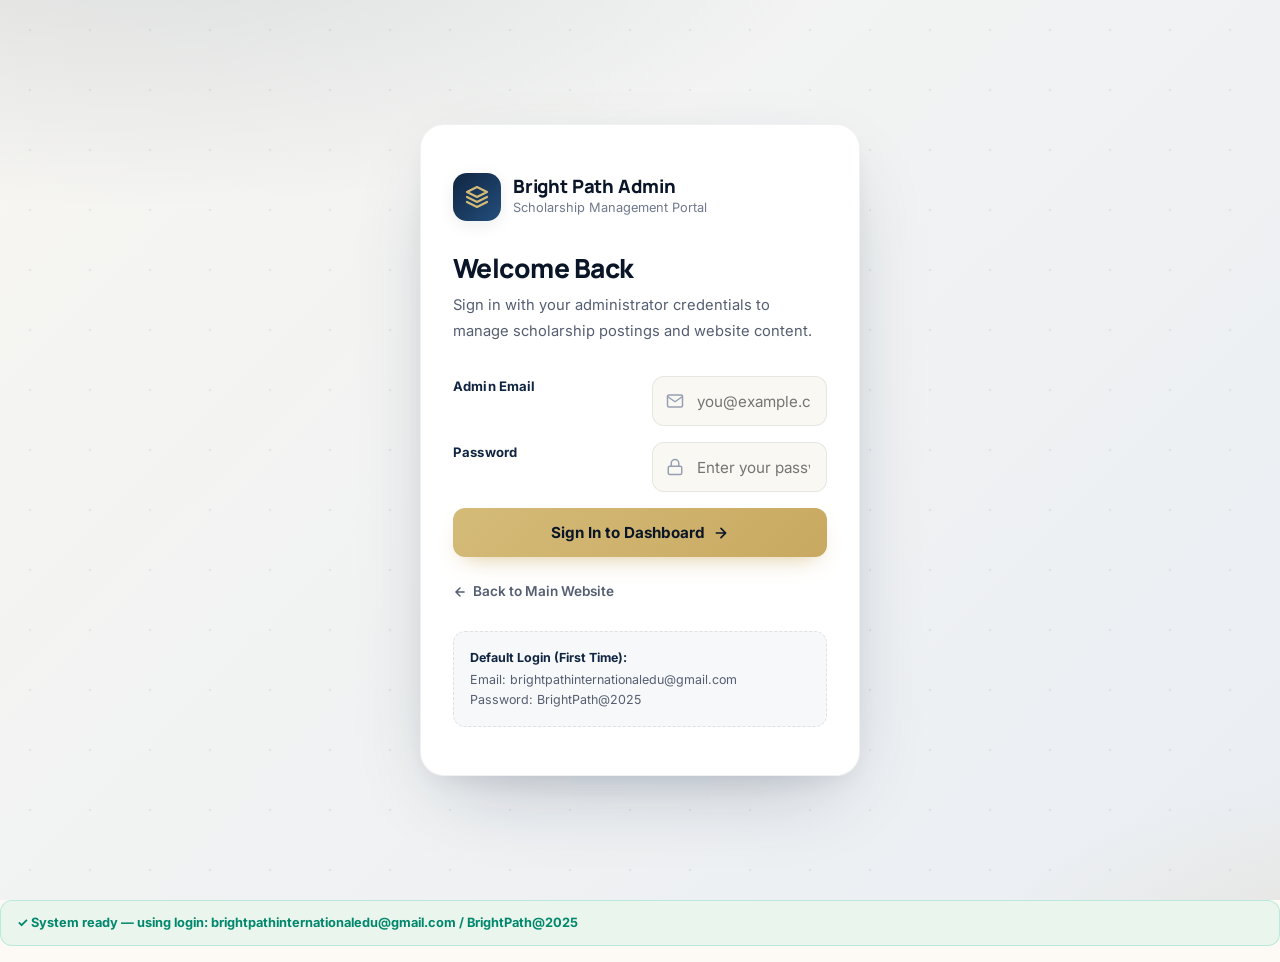
<file: admin-dashboard.html>
<!DOCTYPE html>
<html lang="en">
<head>
  <meta charset="UTF-8">
  <meta name="viewport" content="width=device-width, initial-scale=1.0">
  <meta name="robots" content="noindex, nofollow">
  <title>Admin Dashboard | Bright Path</title>
  <link rel="preconnect" href="https://fonts.googleapis.com">
  <link rel="preconnect" href="https://fonts.gstatic.com" crossorigin>
  <link href="https://fonts.googleapis.com/css2?family=Inter:wght@400;500;600;700&family=Manrope:wght@600;700;800&family=Plus+Jakarta+Sans:wght@500;600;700&display=swap" rel="stylesheet">
  <link rel="stylesheet" href="css/styles.css">
  <style>
    body { background: #f7f6f2; }

    .admin-wrap {
      min-height: 100vh;
      display: grid;
      grid-template-columns: 260px 1fr;
    }
    @media (max-width: 900px) {
      .admin-wrap { grid-template-columns: 1fr; }
      .admin-sidebar { position: relative !important; }
    }

    .admin-sidebar {
      background: linear-gradient(180deg, #0a1628 0%, #102542 100%);
      color: white;
      padding: var(--space-6) var(--space-5);
      min-height: 100vh;
      position: sticky; top: 0;
      display: flex; flex-direction: column;
    }
    .admin-brand {
      display: flex; align-items: center; gap: 0.7rem;
      margin-bottom: var(--space-7);
      padding-bottom: var(--space-5);
      border-bottom: 1px solid rgba(255,255,255,0.08);
    }
    .admin-brand-logo {
      width: 42px; height: 42px; border-radius: 12px;
      background: var(--gradient-gold); color: var(--navy-900);
      display: flex; align-items: center; justify-content: center;
    }
    .admin-brand h2 {
      margin: 0; font-size: 1rem; font-weight: 800; letter-spacing: -0.01em;
      color: var(--white);
    }
    .admin-brand p {
      margin: 2px 0 0; font-size: 0.72rem; color: rgba(255,255,255,0.55); font-weight: 500;
    }
    .admin-section-title {
      font-size: 0.65rem; font-weight: 700; text-transform: uppercase;
      letter-spacing: 0.12em; color: rgba(255,255,255,0.4);
      margin: 0 0 var(--space-3);
      padding: 0 var(--space-2);
    }
    .admin-nav {
      list-style: none; padding: 0; margin: 0 0 var(--space-5);
      display: flex; flex-direction: column; gap: 4px;
    }
    .admin-nav a {
      display: flex; align-items: center; gap: 0.7rem;
      padding: 0.7rem 0.85rem; border-radius: 10px;
      color: rgba(255,255,255,0.7); text-decoration: none;
      font-size: 0.85rem; font-weight: 600;
      transition: all var(--transition-fast);
    }
    .admin-nav a svg { width: 18px; height: 18px; flex-shrink: 0; }
    .admin-nav a:hover, .admin-nav a.active {
      background: rgba(255,255,255,0.06);
      color: var(--white);
    }
    .admin-nav a.active {
      background: linear-gradient(135deg, rgba(201,169,97,0.2), rgba(201,169,97,0.06));
      color: var(--gold-400);
    }
    .admin-user {
      margin-top: auto;
      padding: var(--space-4);
      background: rgba(255,255,255,0.04);
      border-radius: 14px;
      border: 1px solid rgba(255,255,255,0.06);
    }
    .admin-user-name {
      font-size: 0.85rem; font-weight: 700; color: var(--white);
      margin: 0 0 2px;
    }
    .admin-user-email {
      font-size: 0.72rem; color: rgba(255,255,255,0.5);
      margin: 0 0 var(--space-3);
      word-break: break-all;
    }
    .admin-logout {
      display: inline-flex; align-items: center; justify-content: center;
      gap: 0.4rem;
      width: 100%; padding: 0.6rem 0.85rem;
      background: rgba(255,107,107,0.12); color: #ff8a8a;
      border: 1px solid rgba(255,107,107,0.2);
      border-radius: 10px; cursor: pointer;
      font-family: inherit; font-size: 0.8rem; font-weight: 700;
      transition: all var(--transition-fast);
    }
    .admin-logout:hover {
      background: rgba(255,107,107,0.2); color: #fff;
    }

    .admin-main { padding: var(--space-6) var(--space-7); max-width: 1500px; }
    @media (max-width: 600px) { .admin-main { padding: var(--space-4) var(--space-3); } }

    .admin-topbar {
      display: flex; justify-content: space-between; align-items: flex-start;
      margin-bottom: var(--space-7); gap: var(--space-4); flex-wrap: wrap;
    }
    .admin-topbar h1 {
      margin: 0 0 0.4rem; font-size: 1.85rem; font-weight: 800;
      color: var(--navy-900); letter-spacing: -0.02em;
    }
    .admin-topbar p { margin: 0; color: var(--charcoal-600); font-size: 0.92rem; }
    .admin-topbar-actions { display: flex; gap: var(--space-3); flex-wrap: wrap; }

    .admin-stats-grid {
      display: grid;
      grid-template-columns: repeat(auto-fit, minmax(220px, 1fr));
      gap: var(--space-4);
      margin-bottom: var(--space-7);
    }
    .admin-stat {
      background: var(--white);
      border: 1px solid rgba(10, 22, 40, 0.06);
      border-radius: 16px;
      padding: var(--space-5);
      box-shadow: 0 2px 8px rgba(16,37,66,0.04);
    }
    .admin-stat-top { display: flex; justify-content: space-between; align-items: center; margin-bottom: var(--space-3); }
    .admin-stat-icon {
      width: 42px; height: 42px; border-radius: 12px;
      display: flex; align-items: center; justify-content: center;
    }
    .admin-stat-num {
      font-size: 2rem; font-weight: 800; color: var(--navy-900);
      margin: 0; letter-spacing: -0.02em; line-height: 1;
    }
    .admin-stat-label {
      font-size: 0.78rem; font-weight: 600; color: var(--charcoal-500);
      margin-top: 4px;
    }

    .admin-grid-two {
      display: grid;
      grid-template-columns: 1.15fr 1fr;
      gap: var(--space-5);
      align-items: flex-start;
    }
    @media (max-width: 1100px) {
      .admin-grid-two { grid-template-columns: 1fr; }
    }

    .admin-card {
      background: var(--white);
      border: 1px solid rgba(10, 22, 40, 0.06);
      border-radius: 18px;
      box-shadow: 0 2px 10px rgba(16,37,66,0.04);
      overflow: hidden;
    }
    .admin-card-head {
      padding: var(--space-5) var(--space-5);
      border-bottom: 1px solid rgba(10, 22, 40, 0.06);
      display: flex; justify-content: space-between; align-items: center;
      gap: var(--space-3);
    }
    .admin-card-head h3 {
      margin: 0; font-size: 1.1rem; font-weight: 800; color: var(--navy-900);
      letter-spacing: -0.01em;
    }
    .admin-card-head p {
      margin: 4px 0 0; font-size: 0.78rem; color: var(--charcoal-500);
    }
    .admin-card-body { padding: var(--space-5); }

    .add-form .form-row { margin-bottom: var(--space-4); }
    .add-form label {
      display: block; font-size: 0.8rem; font-weight: 700;
      color: var(--navy-800); margin-bottom: 0.4rem;
    }
    .add-form input, .add-form select, .add-form textarea {
      width: 100%; box-sizing: border-box;
      padding: 0.75rem 0.9rem;
      font-family: inherit; font-size: 0.9rem; color: var(--charcoal-800);
      background: #fafafa;
      border: 1.5px solid rgba(10, 22, 40, 0.08);
      border-radius: 10px;
      transition: all var(--transition-fast); outline: none;
      resize: vertical;
    }
    .add-form input:focus, .add-form select:focus, .add-form textarea:focus {
      border-color: var(--gold-500);
      background: var(--white);
      box-shadow: 0 0 0 4px rgba(201, 169, 97, 0.14);
    }
    .add-form-row-two { display: grid; grid-template-columns: 1fr 1fr; gap: var(--space-4); }
    @media (max-width: 600px) { .add-form-row-two { grid-template-columns: 1fr; } }

    .upload-area {
      border: 2px dashed rgba(10,22,40,0.14);
      border-radius: 14px;
      padding: var(--space-5);
      text-align: center;
      background: #fafafa;
      cursor: pointer;
      transition: all var(--transition-fast);
      margin-bottom: var(--space-4);
    }
    .upload-area:hover, .upload-area.drag {
      border-color: var(--gold-500);
      background: rgba(201,169,97,0.05);
    }
    .upload-area svg {
      width: 36px; height: 36px; color: var(--charcoal-400);
      margin-bottom: var(--space-2);
    }
    .upload-area h5 {
      margin: 0 0 4px; font-size: 0.95rem; color: var(--navy-800); font-weight: 700;
    }
    .upload-area p {
      margin: 0; font-size: 0.78rem; color: var(--charcoal-500);
    }
    .upload-area .preview-img {
      max-width: 100%; max-height: 180px;
      border-radius: 10px; margin-top: var(--space-3);
      box-shadow: var(--shadow-md);
    }

    .btn-primary {
      display: inline-flex; align-items: center; justify-content: center; gap: 0.5rem;
      padding: 0.85rem 1.25rem;
      background: var(--gradient-gold); color: var(--navy-900);
      border: none; border-radius: 10px;
      font-family: inherit; font-size: 0.88rem; font-weight: 700;
      cursor: pointer; box-shadow: 0 8px 20px -10px rgba(201, 169, 97, 0.7);
      transition: all var(--transition-fast);
    }
    .btn-primary:hover { transform: translateY(-1px); }
    .btn-primary:disabled { opacity: 0.6; cursor: not-allowed; transform: none; }

    .btn-outline {
      display: inline-flex; align-items: center; justify-content: center; gap: 0.45rem;
      padding: 0.85rem 1.1rem;
      background: var(--white); color: var(--navy-800);
      border: 1.5px solid rgba(10,22,40,0.1); border-radius: 10px;
      font-family: inherit; font-size: 0.85rem; font-weight: 700;
      cursor: pointer; transition: all var(--transition-fast);
    }
    .btn-outline:hover { border-color: var(--navy-800); background: rgba(10,22,40,0.02); }

    .btn-danger-outline {
      background: rgba(255,107,107,0.08); color: #d63031;
      border-color: rgba(255,107,107,0.25);
    }
    .btn-danger-outline:hover {
      background: rgba(255,107,107,0.15); border-color: rgba(255,107,107,0.4);
    }

    .scholarship-list-item {
      display: grid; grid-template-columns: 90px 1fr auto;
      gap: var(--space-4); align-items: center;
      padding: var(--space-4);
      border: 1px solid rgba(10,22,40,0.06);
      border-radius: 14px;
      background: var(--white);
      transition: all var(--transition-fast);
    }
    .scholarship-list-item + .scholarship-list-item { margin-top: var(--space-3); }
    .scholarship-list-item:hover { box-shadow: 0 8px 20px -14px rgba(16,37,66,0.2); border-color: rgba(10,22,40,0.12); }
    .sch-thumb {
      width: 90px; height: 90px; border-radius: 10px;
      overflow: hidden; background: #f0f0f3; flex-shrink: 0;
    }
    .sch-thumb img { width: 100%; height: 100%; object-fit: cover; }
    .sch-info h4 {
      margin: 0 0 4px; font-size: 0.98rem; color: var(--navy-900); font-weight: 700;
      line-height: 1.3;
    }
    .sch-info p {
      margin: 0 0 var(--space-2); font-size: 0.8rem; color: var(--charcoal-600); line-height: 1.45;
    }
    .sch-cat {
      display: inline-block; padding: 0.18rem 0.6rem;
      background: rgba(16,37,66,0.06); color: var(--navy-800);
      font-size: 0.68rem; font-weight: 700;
      border-radius: 999px; letter-spacing: 0.03em;
    }
    .sch-actions { display: flex; flex-direction: column; gap: 0.5rem; }
    .sch-del {
      width: 40px; height: 40px; border-radius: 10px;
      border: 1px solid rgba(255,107,107,0.2);
      background: rgba(255,107,107,0.08);
      color: #d63031; cursor: pointer;
      display: flex; align-items: center; justify-content: center;
      transition: all var(--transition-fast);
    }
    .sch-del:hover { background: rgba(255,107,107,0.18); transform: scale(1.05); }
    .sch-empty {
      padding: var(--space-6) var(--space-4);
      text-align: center;
      color: var(--charcoal-500);
      font-size: 0.88rem;
    }
    .sch-empty svg { width: 48px; height: 48px; color: var(--charcoal-300); margin-bottom: var(--space-3); }

    .toast {
      position: fixed; bottom: 28px; right: 28px; z-index: 9999;
      padding: 0.85rem 1.1rem; border-radius: 12px;
      color: white; font-weight: 600; font-size: 0.85rem;
      display: flex; align-items: center; gap: 0.6rem;
      box-shadow: 0 10px 30px rgba(0,0,0,0.18);
      transform: translateY(20px); opacity: 0;
      transition: all .3s ease;
      max-width: 340px;
    }
    .toast.show { transform: translateY(0); opacity: 1; }
    .toast.success { background: linear-gradient(135deg, #00b894, #00a381); }
    .toast.error   { background: linear-gradient(135deg, #ff6b6b, #ee5a6f); }
    .toast.info    { background: linear-gradient(135deg, #102542, #2a4470); }

    .modal-mask {
      position: fixed; inset: 0; background: rgba(10,22,40,0.6);
      backdrop-filter: blur(4px);
      display: none; align-items: center; justify-content: center;
      z-index: 9998; padding: var(--space-4);
    }
    .modal-mask.show { display: flex; }
    .modal {
      background: white; border-radius: 18px; padding: var(--space-6);
      max-width: 420px; width: 100%;
      box-shadow: 0 30px 80px rgba(0,0,0,0.3);
    }
    .modal h3 { margin: 0 0 var(--space-3); color: var(--navy-900); font-size: 1.25rem; }
    .modal p { margin: 0 0 var(--space-5); color: var(--charcoal-600); font-size: 0.9rem; line-height: 1.6; }
    .modal-actions { display: flex; gap: var(--space-3); justify-content: flex-end; }

    .gallery-list-wrap {
      max-height: 620px; overflow-y: auto;
      padding-right: 4px;
    }
    .gallery-list-wrap::-webkit-scrollbar { width: 8px; }
    .gallery-list-wrap::-webkit-scrollbar-track { background: transparent; }
    .gallery-list-wrap::-webkit-scrollbar-thumb { background: rgba(10,22,40,0.12); border-radius: 8px; }
  </style>
</head>
<body>
  <div class="admin-wrap">
    <aside class="admin-sidebar">
      <div class="admin-brand">
        <div class="admin-brand-logo">
          <svg width="22" height="22" viewBox="0 0 24 24" fill="none" stroke="currentColor" stroke-width="2.4" stroke-linecap="round" stroke-linejoin="round"><path d="M12 2L2 7l10 5 10-5-10-5z"/><path d="M2 17l10 5 10-5"/><path d="M2 12l10 5 10-5"/></svg>
        </div>
        <div>
          <h2>Bright Path</h2>
          <p>Admin Control Panel</p>
        </div>
      </div>

      <div class="admin-section-title">Management</div>
      <ul class="admin-nav">
        <li>
          <a href="#" class="active">
            <svg viewBox="0 0 24 24" fill="none" stroke="currentColor" stroke-width="2" stroke-linecap="round" stroke-linejoin="round"><rect x="2" y="3" width="20" height="14" rx="2" ry="2"/><line x1="8" y1="21" x2="16" y2="21"/><line x1="12" y1="17" x2="12" y2="21"/></svg>
            Scholarships Overview
          </a>
        </li>
        <li>
          <a href="new-scholarships.html" target="_blank" rel="noopener">
            <svg viewBox="0 0 24 24" fill="none" stroke="currentColor" stroke-width="2" stroke-linecap="round" stroke-linejoin="round"><path d="M18 13v6a2 2 0 0 1-2 2H5a2 2 0 0 1-2-2V8a2 2 0 0 1 2-2h6"/><polyline points="15 3 21 3 21 9"/><line x1="10" y1="14" x2="21" y2="3"/></svg>
            View Public Page
          </a>
        </li>
      </ul>

      <div class="admin-section-title">System</div>
      <ul class="admin-nav">
        <li>
          <a href="#" id="resetDataBtn">
            <svg viewBox="0 0 24 24" fill="none" stroke="currentColor" stroke-width="2" stroke-linecap="round" stroke-linejoin="round"><polyline points="1 4 1 10 7 10"/><path d="M3.51 15a9 9 0 1 0 2.13-9.36L1 10"/></svg>
            Reset Default Data
          </a>
        </li>
      </ul>

      <div class="admin-user">
        <h4 class="admin-user-name">Administrator</h4>
        <p class="admin-user-email" id="adminUserEmail">loading...</p>
        <button class="admin-logout" id="logoutBtn">
          <svg width="15" height="15" viewBox="0 0 24 24" fill="none" stroke="currentColor" stroke-width="2.2" stroke-linecap="round" stroke-linejoin="round"><path d="M9 21H5a2 2 0 0 1-2-2V5a2 2 0 0 1 2-2h4"/><polyline points="16 17 21 12 16 7"/><line x1="21" y1="12" x2="9" y2="12"/></svg>
          Sign Out
        </button>
      </div>
    </aside>

    <main class="admin-main">
      <div class="admin-topbar">
        <div>
          <h1>Scholarship Management</h1>
          <p>Upload new opportunities or remove existing postings for the New Scholarship Opportunities public page.</p>
        </div>
        <div class="admin-topbar-actions">
          <a href="new-scholarships.html" target="_blank" rel="noopener" class="btn-outline">
            <svg width="15" height="15" viewBox="0 0 24 24" fill="none" stroke="currentColor" stroke-width="2"><path d="M18 13v6a2 2 0 0 1-2 2H5a2 2 0 0 1-2-2V8a2 2 0 0 1 2-2h6"/><polyline points="15 3 21 3 21 9"/><line x1="10" y1="14" x2="21" y2="3"/></svg>
            Preview Public Page
          </a>
        </div>
      </div>

      <div class="admin-stats-grid">
        <div class="admin-stat reveal">
          <div class="admin-stat-top">
            <span style="font-size: 0.7rem; font-weight: 700; color: var(--gold-500); text-transform: uppercase; letter-spacing: 0.08em;">Total</span>
            <div class="admin-stat-icon" style="background: rgba(16,37,66,0.08); color: var(--navy-800);">
              <svg width="20" height="20" viewBox="0 0 24 24" fill="none" stroke="currentColor" stroke-width="2" stroke-linecap="round" stroke-linejoin="round"><rect x="3" y="3" width="18" height="18" rx="2" ry="2"/><line x1="3" y1="9" x2="21" y2="9"/><line x1="9" y1="21" x2="9" y2="9"/></svg>
            </div>
          </div>
          <p class="admin-stat-num" id="statTotal">0</p>
          <div class="admin-stat-label">Active Scholarship Postings</div>
        </div>
        <div class="admin-stat reveal">
          <div class="admin-stat-top">
            <span style="font-size: 0.7rem; font-weight: 700; color: var(--gold-500); text-transform: uppercase; letter-spacing: 0.08em;">Full</span>
            <div class="admin-stat-icon" style="background: rgba(0,184,148,0.12); color: #00a381;">
              <svg width="20" height="20" viewBox="0 0 24 24" fill="none" stroke="currentColor" stroke-width="2"><circle cx="12" cy="12" r="10"/><polyline points="20 6 9 17 4 12"/></svg>
            </div>
          </div>
          <p class="admin-stat-num" id="statFull">0</p>
          <div class="admin-stat-label">Fully Funded Programs</div>
        </div>
        <div class="admin-stat reveal">
          <div class="admin-stat-top">
            <span style="font-size: 0.7rem; font-weight: 700; color: var(--gold-500); text-transform: uppercase; letter-spacing: 0.08em;">Partial</span>
            <div class="admin-stat-icon" style="background: rgba(201,169,97,0.18); color: #b89447;">
              <svg width="20" height="20" viewBox="0 0 24 24" fill="none" stroke="currentColor" stroke-width="2" stroke-linecap="round" stroke-linejoin="round"><line x1="12" y1="1" x2="12" y2="23"/><path d="M17 5H9.5a3.5 3.5 0 0 0 0 7h5a3.5 3.5 0 0 1 0 7H6"/></svg>
            </div>
          </div>
          <p class="admin-stat-num" id="statPartial">0</p>
          <div class="admin-stat-label">Partial Funding / Grants</div>
        </div>
        <div class="admin-stat reveal">
          <div class="admin-stat-top">
            <span style="font-size: 0.7rem; font-weight: 700; color: var(--gold-500); text-transform: uppercase; letter-spacing: 0.08em;">Limited</span>
            <div class="admin-stat-icon" style="background: rgba(255,107,107,0.12); color: #d63031;">
              <svg width="20" height="20" viewBox="0 0 24 24" fill="none" stroke="currentColor" stroke-width="2.2" stroke-linecap="round" stroke-linejoin="round"><circle cx="12" cy="12" r="10"/><polyline points="12 6 12 12 16 14"/></svg>
            </div>
          </div>
          <p class="admin-stat-num" id="statLimited">0</p>
          <div class="admin-stat-label">Limited Seat / Closing Soon</div>
        </div>
      </div>

      <div class="admin-grid-two">
        <section class="admin-card">
          <div class="admin-card-head">
            <div>
              <h3>Add New Scholarship</h3>
              <p>Fill out the form and upload an image. Submissions are instantly published.</p>
            </div>
          </div>
          <div class="admin-card-body">
            <form class="add-form" id="addForm" autocomplete="off" novalidate>
              <div>
                <label for="imgUpload">Scholarship Image</label>
                <div class="upload-area" id="uploadArea">
                  <input type="file" id="imgUpload" accept="image/*" style="display:none;">
                  <svg viewBox="0 0 24 24" fill="none" stroke="currentColor" stroke-width="1.8" stroke-linecap="round" stroke-linejoin="round"><path d="M21 15v4a2 2 0 0 1-2 2H5a2 2 0 0 1-2-2v-4"/><polyline points="17 8 12 3 7 8"/><line x1="12" y1="3" x2="12" y2="15"/></svg>
                  <h5>Click to upload or drag & drop</h5>
                  <p>PNG, JPEG or WEBP · max 6MB</p>
                  <img id="uploadPreview" class="preview-img" style="display:none;" alt="preview">
                </div>
                <input type="text" id="imagePathManual" placeholder="Or paste an existing image path (e.g. folder/image.jpeg)" class="form-text" style="margin-top: 0; padding: 0.75rem 0.9rem; width: 100%; box-sizing: border-box; border-radius: 10px; border: 1.5px solid rgba(10,22,40,0.08); background: #fafafa; font-family: inherit; font-size: 0.85rem; color: var(--charcoal-700); outline: none;">
              </div>

              <div class="form-row" style="margin-top: var(--space-4);">
                <label for="titleInput">Scholarship Title *</label>
                <input type="text" id="titleInput" placeholder="e.g. Shanghai Merit Award 2025" required>
              </div>

              <div class="form-row">
                <label for="subtitleInput">Subtitle / Benefits Line *</label>
                <textarea id="subtitleInput" rows="2" placeholder="e.g. Top 100 University · Full Tuition + Monthly Stipend" required></textarea>
              </div>

              <div class="form-row">
                <label for="categoryInput">Funding Category</label>
                <select id="categoryInput">
                  <option value="Full Funding">Full Funding (100% covered)</option>
                  <option value="Partial">Partial Tuition Waiver / Grant</option>
                  <option value="Limited Seats">Limited Seats / Closing Soon</option>
                </select>
              </div>

              <div style="display: flex; gap: var(--space-3); margin-top: var(--space-5); flex-wrap: wrap;">
                <button type="submit" class="btn-primary" id="addBtn">
                  <svg width="15" height="15" viewBox="0 0 24 24" fill="none" stroke="currentColor" stroke-width="2.5"><line x1="12" y1="5" x2="12" y2="19"/><line x1="5" y1="12" x2="19" y2="12"/></svg>
                  Add & Publish Scholarship
                </button>
                <button type="button" class="btn-outline" id="resetFormBtn">Clear Form</button>
              </div>
            </form>
          </div>
        </section>

        <section class="admin-card">
          <div class="admin-card-head">
            <div>
              <h3>Current Postings</h3>
              <p>Click the red trash to instantly remove a scholarship from the website.</p>
            </div>
          </div>
          <div class="admin-card-body gallery-list-wrap" id="listContainer">
            <div id="galleryList"></div>
          </div>
        </section>
      </div>
    </main>
  </div>

  <div id="toast" class="toast" role="status">
    <span id="toastIcon"></span>
    <span id="toastText"></span>
  </div>

  <div class="modal-mask" id="confirmModal">
    <div class="modal">
      <h3 id="confirmTitle">Confirm Action</h3>
      <p id="confirmText">Are you sure you want to proceed?</p>
      <div class="modal-actions">
        <button type="button" class="btn-outline" id="confirmCancel">Cancel</button>
        <button type="button" class="btn-primary" id="confirmOk" style="background: linear-gradient(135deg, #ff6b6b, #ee5a6f); color: white; box-shadow: 0 10px 20px -10px rgba(255,107,107,0.6);">Delete</button>
      </div>
    </div>
  </div>

  <script src="js/admin.js?v=20260927_02"></script>
  <script>
    (function () {
      if (!window.BPAdmin) return;

      function start() {
        if (!window.BPAdmin.requireLogin()) return;

        var session = window.BPAdmin.Storage.getSession();
        if (!session) return;
        document.getElementById('adminUserEmail').textContent = session ? session.email : 'n/a';

        var API = window.BPAdmin;

      /* ======= Helpers ======= */
      var pendingCallback = null;
      var confirmModal = document.getElementById('confirmModal');
      function showConfirm(title, text, okLabel, cb) {
        document.getElementById('confirmTitle').textContent = title;
        document.getElementById('confirmText').textContent = text;
        document.getElementById('confirmOk').textContent = okLabel || 'OK';
        pendingCallback = cb;
        confirmModal.classList.add('show');
      }
      document.getElementById('confirmCancel').addEventListener('click', function () {
        confirmModal.classList.remove('show');
        pendingCallback = null;
      });
      document.getElementById('confirmOk').addEventListener('click', function () {
        confirmModal.classList.remove('show');
        if (typeof pendingCallback === 'function') pendingCallback();
        pendingCallback = null;
      });
      confirmModal.addEventListener('click', function (e) {
        if (e.target === confirmModal) {
          confirmModal.classList.remove('show');
          pendingCallback = null;
        }
      });

      let toastTimer = null;
      function showToast(msg, type) {
        type = type || 'success';
        const toast = document.getElementById('toast');
        toast.className = 'toast ' + type;
        const icons = {
          success: '<svg width="18" height="18" viewBox="0 0 24 24" fill="none" stroke="currentColor" stroke-width="2.5"><circle cx="12" cy="12" r="10"/><polyline points="20 6 9 17 4 12"/></svg>',
          error:   '<svg width="18" height="18" viewBox="0 0 24 24" fill="none" stroke="currentColor" stroke-width="2.5"><circle cx="12" cy="12" r="10"/><line x1="12" y1="8" x2="12" y2="12"/><line x1="12" y1="16" x2="12.01" y2="16"/></svg>',
          info:    '<svg width="18" height="18" viewBox="0 0 24 24" fill="none" stroke="currentColor" stroke-width="2.5"><circle cx="12" cy="12" r="10"/><line x1="12" y1="16" x2="12" y2="12"/><line x1="12" y1="8" x2="12.01" y2="8"/></svg>'
        };
        document.getElementById('toastIcon').innerHTML = icons[type] || icons.info;
        document.getElementById('toastText').textContent = msg;
        toast.classList.add('show');
        clearTimeout(toastTimer);
        toastTimer = setTimeout(function () { toast.classList.remove('show'); }, 3200);
      }

      /* ======= Stats ======= */
      function refreshStats() {
        const list = API.Storage.getScholarships();
        document.getElementById('statTotal').textContent = list.length;
        document.getElementById('statFull').textContent = list.filter(function (s) { return s.category === 'Full Funding'; }).length;
        document.getElementById('statPartial').textContent = list.filter(function (s) { return s.category === 'Partial'; }).length;
        document.getElementById('statLimited').textContent = list.filter(function (s) { return s.category === 'Limited Seats'; }).length;
      }

      /* ======= Render list ======= */
      const galleryListEl = document.getElementById('galleryList');
      function refreshList() {
        refreshStats();
        API.renderGallery(galleryListEl, { withDeleteButton: true, onDelete: function (id, btn) {
          const list = API.Storage.getScholarships();
          const sch = list.find(function (s) { return s.id === id; });
          const title = sch ? sch.title : 'this scholarship';
          showConfirm(
            'Delete Scholarship',
            'Are you sure you want to permanently delete "' + title + '"? This action cannot be undone and the posting will be immediately removed from the public page.',
            'Yes, Delete It',
            function () {
              const ok = API.removeScholarship(id);
              if (ok) {
                showToast('Scholarship deleted successfully.', 'success');
                refreshList();
              } else {
                showToast('Failed to delete scholarship.', 'error');
              }
            }
          );
        }});
        const items = galleryListEl.querySelectorAll('.gallery-item');
        if (items.length === 0) {
          galleryListEl.innerHTML = [
            '<div class="sch-empty">',
            '  <svg viewBox="0 0 24 24" fill="none" stroke="currentColor" stroke-width="1.5" stroke-linecap="round" stroke-linejoin="round"><path d="M14 2H6a2 2 0 0 0-2 2v16a2 2 0 0 0 2 2h12a2 2 0 0 0 2-2V8z"/><polyline points="14 2 14 8 20 8"/></svg>',
            '  <div style="font-weight:700;color:var(--navy-800);margin-bottom:.4rem;">No Postings Yet</div>',
            '  <div style="max-width:340px;margin:0 auto;">Use the Add New Scholarship form on the left to publish your first opportunity.</div>',
            '</div>'
          ].join('');
          return;
        }
        var newItems = [];
        items.forEach(function (card) {
          const img = card.querySelector('img');
          const title = card.querySelector('h5') ? card.querySelector('h5').textContent : '';
          const sub = card.querySelector('.gallery-item-caption span') ? card.querySelector('.gallery-item-caption span').textContent : '';
          const cat = card.getAttribute('data-category') || 'Full Funding';
          const delBtn = card.querySelector('.admin-delete-btn');
          const wrap = document.createElement('div');
          wrap.className = 'scholarship-list-item';
          wrap.innerHTML = [
            '<div class="sch-thumb">' + (img ? ('<img src="' + img.src + '" alt="' + (img.alt || '') + '" onerror="this.style.display=\'none\';this.parentNode.innerHTML=\'<div style=\\\'display:flex;align-items:center;justify-content:center;height:100%;background:var(--sand-100);color:var(--charcoal-400);font-size:.72rem;\\\'>No Image</div>\';">') : '') + '</div>',
            '<div class="sch-info">',
            '  <h4>' + API.escapeHtml(title) + '</h4>',
            '  <p>' + API.escapeHtml(sub) + '</p>',
            '  <span class="sch-cat">' + API.escapeHtml(cat) + '</span>',
            '</div>',
            '<div class="sch-actions"></div>'
          ].join('');
          if (delBtn) {
            const newBtn = document.createElement('button');
            newBtn.type = 'button';
            newBtn.className = 'sch-del';
            newBtn.title = 'Delete scholarship';
            newBtn.innerHTML = delBtn.innerHTML;
            const id = delBtn.getAttribute('data-delete-id');
            newBtn.addEventListener('click', function () { delBtn.click(); });
            wrap.querySelector('.sch-actions').appendChild(newBtn);
          }
          newItems.push(wrap);
        });
        galleryListEl.innerHTML = '';
        newItems.forEach(function (el) { galleryListEl.appendChild(el); });
      }
      refreshList();

      /* ======= Add form ======= */
      const uploadArea = document.getElementById('uploadArea');
      const imgUpload = document.getElementById('imgUpload');
      const uploadPreview = document.getElementById('uploadPreview');
      const imagePathManual = document.getElementById('imagePathManual');
      let currentImageData = '';

      uploadArea.addEventListener('click', function (e) {
        if (e.target.tagName !== 'INPUT') imgUpload.click();
      });
      uploadArea.addEventListener('dragover', function (e) {
        e.preventDefault();
        uploadArea.classList.add('drag');
      });
      uploadArea.addEventListener('dragleave', function () { uploadArea.classList.remove('drag'); });
      uploadArea.addEventListener('drop', function (e) {
        e.preventDefault();
        uploadArea.classList.remove('drag');
        const file = (e.dataTransfer.files || [])[0];
        if (file) handleFile(file);
      });
      imgUpload.addEventListener('change', function () {
        const file = (imgUpload.files || [])[0];
        if (file) handleFile(file);
      });

      function handleFile(file) {
        if (!file.type.startsWith('image/')) {
          showToast('Please upload an image file.', 'error');
          return;
        }
        if (file.size > 6 * 1024 * 1024) {
          showToast('Image too large. Maximum 6MB.', 'error');
          return;
        }
        const reader = new FileReader();
        reader.onload = function (ev) {
          currentImageData = ev.target.result;
          uploadPreview.src = currentImageData;
          uploadPreview.style.display = 'inline-block';
          imagePathManual.value = '';
        };
        reader.readAsDataURL(file);
      }

      function resetAddForm() {
        document.getElementById('addForm').reset();
        currentImageData = '';
        uploadPreview.removeAttribute('src');
        uploadPreview.style.display = 'none';
      }
      document.getElementById('resetFormBtn').addEventListener('click', resetAddForm);

      document.getElementById('addForm').addEventListener('submit', function (e) {
        e.preventDefault();
        const title = document.getElementById('titleInput').value.trim();
        const subtitle = document.getElementById('subtitleInput').value.trim();
        const category = document.getElementById('categoryInput').value;
        const manualPath = imagePathManual.value.trim();

        if (!title || !subtitle) {
          showToast('Please fill in Title and Subtitle.', 'error');
          return;
        }
        const img = currentImageData || manualPath;
        if (!img) {
          showToast('Please upload an image or paste an image path.', 'error');
          return;
        }

        API.addScholarship({ image: img, title: title, subtitle: subtitle, category: category });
        showToast('Scholarship added and published!', 'success');
        resetAddForm();
        refreshList();
      });

      /* ======= Reset data ======= */
      document.getElementById('resetDataBtn').addEventListener('click', function (e) {
        e.preventDefault();
        showConfirm(
          'Reset All Scholarships',
          'This will erase all current postings and restore the 9 default scholarship opportunities. Custom additions and edits will be lost permanently.',
          'Reset to Default',
          function () {
            API.resetScholarships();
            refreshList();
            showToast('Scholarships reset to default data.', 'info');
          }
        );
      });

      /* ======= Logout ======= */
      document.getElementById('logoutBtn').addEventListener('click', function () {
        showConfirm(
          'Sign Out',
          'Are you sure you want to sign out of the admin dashboard?',
          'Sign Out',
          function () { API.logout(); }
        );
      });
      } // end of start()

      var waitTries = 0;
      function waitForSession() {
        var s = window.BPAdmin.Storage.getSession();
        if (s || waitTries >= 20) {
          start();
          return;
        }
        waitTries++;
        setTimeout(waitForSession, 50);
      }
      waitForSession();
    })();
  </script>
</body>
</html>
</file>
<file: css/styles.css>
/* ============================================
   BRIGHT PATH - Design System
   ============================================ */

:root {
  /* Colors */
  --navy-900: #0a1628;
  --navy-800: #102542;
  --navy-700: #1a3a5c;
  --navy-600: #234e7b;
  --royal-500: #2d5fa8;
  --royal-400: #3d78c9;
  --royal-300: #5a92dc;
  --gold-500: #c9a961;
  --gold-400: #d4bb78;
  --gold-300: #e3cf9a;
  --gold-200: #ede0ba;
  --ivory-50: #fdfaf5;
  --ivory-100: #faf6ef;
  --ivory-200: #f4ede1;
  --sand-50: #faf8f3;
  --sand-100: #f5f1e8;
  --charcoal-900: #1a1f2e;
  --charcoal-800: #2d3444;
  --charcoal-700: #3f4757;
  --charcoal-600: #555e71;
  --charcoal-500: #70798c;
  --charcoal-400: #97a0b2;
  --white: #ffffff;

  /* Gradients */
  --gradient-navy: linear-gradient(135deg, var(--navy-800) 0%, var(--navy-600) 100%);
  --gradient-gold: linear-gradient(135deg, var(--gold-400) 0%, var(--gold-500) 100%);
  --gradient-hero: linear-gradient(135deg, rgba(10, 22, 40, 0.85) 0%, rgba(16, 37, 66, 0.7) 50%, rgba(26, 58, 92, 0.6) 100%);

  /* Glassmorphism */
  --glass-bg: rgba(255, 255, 255, 0.75);
  --glass-bg-navy: rgba(10, 22, 40, 0.7);
  --glass-border: rgba(255, 255, 255, 0.4);
  --glass-border-navy: rgba(201, 169, 97, 0.2);
  --glass-blur: blur(20px);
  --glass-shadow: 0 8px 32px rgba(10, 22, 40, 0.08);

  /* Typography */
  --font-primary: 'Inter', 'Plus Jakarta Sans', -apple-system, BlinkMacSystemFont, sans-serif;
  --font-display: 'Manrope', 'DM Sans', 'Inter', sans-serif;

  /* Font Sizes */
  --fs-display: clamp(2.5rem, 5vw, 4rem);
  --fs-h1: clamp(2rem, 4vw, 3rem);
  --fs-h2: clamp(1.5rem, 3vw, 2.25rem);
  --fs-h3: clamp(1.25rem, 2vw, 1.5rem);
  --fs-h4: 1.25rem;
  --fs-body: 1rem;
  --fs-body-lg: 1.125rem;
  --fs-body-sm: 0.875rem;
  --fs-caption: 0.75rem;

  /* Line Heights */
  --lh-tight: 1.1;
  --lh-snug: 1.3;
  --lh-normal: 1.6;
  --lh-relaxed: 1.75;

  /* Spacing */
  --space-1: 0.25rem;
  --space-2: 0.5rem;
  --space-3: 0.75rem;
  --space-4: 1rem;
  --space-5: 1.5rem;
  --space-6: 2rem;
  --space-7: 3rem;
  --space-8: 4rem;
  --space-9: 6rem;
  --space-10: 8rem;

  /* Borders */
  --radius-sm: 6px;
  --radius-md: 12px;
  --radius-lg: 20px;
  --radius-xl: 28px;
  --radius-full: 999px;
  --border-subtle: 1px solid rgba(10, 22, 40, 0.08);

  /* Shadows */
  --shadow-xs: 0 1px 2px rgba(10, 22, 40, 0.05);
  --shadow-sm: 0 2px 8px rgba(10, 22, 40, 0.06);
  --shadow-md: 0 4px 16px rgba(10, 22, 40, 0.08);
  --shadow-lg: 0 8px 32px rgba(10, 22, 40, 0.12);
  --shadow-xl: 0 16px 48px rgba(10, 22, 40, 0.16);
  --shadow-gold: 0 4px 20px rgba(201, 169, 97, 0.2);

  /* Transitions */
  --transition-fast: 150ms cubic-bezier(0.4, 0, 0.2, 1);
  --transition-normal: 250ms cubic-bezier(0.4, 0, 0.2, 1);
  --transition-slow: 400ms cubic-bezier(0.4, 0, 0.2, 1);

  /* Layout */
  --container-max: 1280px;
  --container-padding: clamp(1rem, 4vw, 2rem);
}

/* ============================================
   Reset & Base
   ============================================ */

*, *::before, *::after {
  box-sizing: border-box;
  margin: 0;
  padding: 0;
}

html {
  scroll-behavior: smooth;
  -webkit-font-smoothing: antialiased;
  -moz-osx-font-smoothing: grayscale;
}

body {
  font-family: var(--font-primary);
  font-size: var(--fs-body);
  line-height: var(--lh-normal);
  color: var(--charcoal-800);
  background-color: var(--ivory-50);
  overflow-x: hidden;
}

img {
  max-width: 100%;
  height: auto;
  display: block;
}

a {
  color: inherit;
  text-decoration: none;
  transition: color var(--transition-fast);
}

button {
  font-family: inherit;
  cursor: pointer;
  border: none;
  background: none;
}

input, textarea, select {
  font-family: inherit;
  font-size: inherit;
}

h1, h2, h3, h4, h5, h6 {
  font-family: var(--font-display);
  color: var(--navy-800);
  line-height: var(--lh-tight);
  font-weight: 700;
  letter-spacing: -0.02em;
}

/* ============================================
   Container & Layout
   ============================================ */

.container {
  max-width: var(--container-max);
  margin: 0 auto;
  padding: 0 var(--container-padding);
}

.section {
  padding: clamp(3rem, 8vw, 6rem) 0;
}

.section-eyebrow {
  display: inline-flex;
  align-items: center;
  gap: var(--space-2);
  font-size: var(--fs-caption);
  font-weight: 600;
  text-transform: uppercase;
  letter-spacing: 0.12em;
  color: var(--gold-500);
  margin-bottom: var(--space-4);
}

.section-eyebrow::before {
  content: '';
  width: 32px;
  height: 1px;
  background: var(--gradient-gold);
}

.section-title {
  font-size: var(--fs-h2);
  color: var(--navy-800);
  margin-bottom: var(--space-4);
}

.section-subtitle {
  font-size: var(--fs-body-lg);
  color: var(--charcoal-600);
  max-width: 640px;
  margin-bottom: var(--space-7);
}

/* ============================================
   Glassmorphism Components
   ============================================ */

.glass {
  background: var(--glass-bg);
  backdrop-filter: var(--glass-blur);
  -webkit-backdrop-filter: var(--glass-blur);
  border: 1px solid var(--glass-border);
  box-shadow: var(--glass-shadow);
}

.glass-navy {
  background: var(--glass-bg-navy);
  backdrop-filter: var(--glass-blur);
  -webkit-backdrop-filter: var(--glass-blur);
  border: 1px solid var(--glass-border-navy);
}

.glass-card {
  background: var(--glass-bg);
  backdrop-filter: var(--glass-blur);
  -webkit-backdrop-filter: var(--glass-blur);
  border: 1px solid var(--glass-border);
  border-radius: var(--radius-lg);
  box-shadow: var(--glass-shadow);
  transition: transform var(--transition-normal), box-shadow var(--transition-normal), border-color var(--transition-normal);
}

.glass-card:hover {
  transform: translateY(-4px);
  box-shadow: var(--shadow-lg);
  border-color: rgba(201, 169, 97, 0.3);
}

/* ============================================
   Buttons
   ============================================ */

.btn {
  display: inline-flex;
  align-items: center;
  justify-content: center;
  gap: var(--space-2);
  padding: 0.875rem 1.75rem;
  font-size: var(--fs-body-sm);
  font-weight: 600;
  letter-spacing: 0.01em;
  border-radius: var(--radius-full);
  transition: all var(--transition-normal);
  white-space: nowrap;
  line-height: 1;
}

.btn-primary {
  background: var(--gradient-navy);
  color: var(--white);
  box-shadow: 0 4px 20px rgba(16, 37, 66, 0.25);
}

.btn-primary:hover {
  transform: translateY(-2px);
  box-shadow: 0 8px 28px rgba(16, 37, 66, 0.35);
  background: linear-gradient(135deg, var(--navy-700) 0%, var(--royal-500) 100%);
}

.btn-secondary {
  background: var(--white);
  color: var(--navy-800);
  border: 1px solid rgba(10, 22, 40, 0.1);
}

.btn-secondary:hover {
  transform: translateY(-2px);
  border-color: var(--gold-400);
  box-shadow: var(--shadow-gold);
}

.btn-gold {
  background: var(--gradient-gold);
  color: var(--navy-900);
  box-shadow: var(--shadow-gold);
}

.btn-gold:hover {
  transform: translateY(-2px);
  box-shadow: 0 6px 24px rgba(201, 169, 97, 0.35);
}

.btn-ghost {
  background: transparent;
  color: var(--navy-800);
  border: 1px solid transparent;
}

.btn-ghost:hover {
  color: var(--gold-500);
  background: rgba(201, 169, 97, 0.08);
}

.btn-lg {
  padding: 1rem 2.25rem;
  font-size: var(--fs-body);
}

.btn-sm {
  padding: 0.625rem 1.25rem;
  font-size: var(--fs-caption);
}

.btn-icon {
  padding: 0.75rem;
  width: 44px;
  height: 44px;
  border-radius: var(--radius-md);
}

/* ============================================
   Navigation
   ============================================ */

.navbar {
  position: fixed;
  top: var(--space-4);
  left: 50%;
  transform: translateX(-50%);
  width: calc(100% - 2rem);
  max-width: 1240px;
  z-index: 100;
  border-radius: var(--radius-xl);
  padding: 0.75rem 1.25rem;
  transition: all var(--transition-normal);
}

.navbar.scrolled {
  top: 0.5rem;
  background: rgba(255, 255, 255, 0.92);
  box-shadow: var(--shadow-md);
}

.nav-inner {
  display: flex;
  align-items: center;
  justify-content: space-between;
  gap: var(--space-6);
}

.nav-logo {
  display: flex;
  align-items: center;
  gap: var(--space-3);
  flex-shrink: 0;
}

.nav-logo-mark {
  width: 40px;
  height: 40px;
  background: var(--gradient-navy);
  border-radius: var(--radius-md);
  display: flex;
  align-items: center;
  justify-content: center;
  position: relative;
  overflow: hidden;
}

.nav-logo-mark::after {
  content: '';
  position: absolute;
  inset: 2px;
  background: linear-gradient(135deg, transparent 40%, var(--gold-400) 100%);
  opacity: 0.6;
  border-radius: calc(var(--radius-md) - 2px);
}

.nav-logo-mark svg {
  position: relative;
  z-index: 1;
}

.nav-logo-text {
  font-family: var(--font-display);
  font-weight: 800;
  font-size: 1.125rem;
  color: var(--navy-800);
  letter-spacing: -0.01em;
  line-height: 1;
}

.nav-logo-text span {
  display: block;
  font-size: 0.625rem;
  font-weight: 500;
  color: var(--gold-500);
  letter-spacing: 0.15em;
  text-transform: uppercase;
  margin-top: 2px;
}

.nav-links {
  display: flex;
  align-items: center;
  gap: var(--space-1);
  list-style: none;
}

.nav-link {
  position: relative;
  padding: 0.625rem 1rem;
  font-size: var(--fs-body-sm);
  font-weight: 500;
  color: var(--charcoal-700);
  border-radius: var(--radius-md);
  transition: all var(--transition-fast);
}

.nav-link:hover,
.nav-link.active {
  color: var(--navy-800);
  background: rgba(16, 37, 66, 0.06);
}

.nav-link.active::after {
  content: '';
  position: absolute;
  bottom: 2px;
  left: 50%;
  transform: translateX(-50%);
  width: 4px;
  height: 4px;
  border-radius: 50%;
  background: var(--gold-500);
}

.nav-cta {
  display: flex;
  align-items: center;
  gap: var(--space-3);
  flex-shrink: 0;
}

.nav-toggle {
  display: none;
  flex-direction: column;
  gap: 5px;
  padding: 0.5rem;
  border-radius: var(--radius-md);
  background: rgba(16, 37, 66, 0.06);
}

.nav-toggle span {
  display: block;
  width: 22px;
  height: 2px;
  background: var(--navy-800);
  border-radius: 2px;
  transition: all var(--transition-normal);
}

.nav-toggle.open span:nth-child(1) {
  transform: translateY(7px) rotate(45deg);
}

.nav-toggle.open span:nth-child(2) {
  opacity: 0;
}

.nav-toggle.open span:nth-child(3) {
  transform: translateY(-7px) rotate(-45deg);
}

.nav-links > li {
  position: relative;
}

.nav-dropdown-toggle {
  display: inline-flex;
  align-items: center;
  gap: 4px;
  cursor: pointer;
}

.nav-dropdown-toggle svg {
  transition: transform var(--transition-fast);
}

.nav-dropdown-toggle:hover svg {
  transform: rotate(180deg);
}

.nav-dropdown {
  position: absolute;
  top: 100%;
  left: 0;
  min-width: 260px;
  padding: var(--space-2);
  background: var(--white);
  border-radius: var(--radius-lg);
  box-shadow: var(--shadow-lg);
  border: 1px solid rgba(10, 22, 40, 0.06);
  list-style: none;
  opacity: 0;
  visibility: hidden;
  transform: translateY(8px);
  transition: all var(--transition-normal);
  z-index: 60;
}

.nav-links > li:hover .nav-dropdown,
.nav-links > li:focus-within .nav-dropdown {
  opacity: 1;
  visibility: visible;
  transform: translateY(0);
}

.nav-dropdown-item {
  display: block;
  padding: 0.75rem 1rem;
  border-radius: var(--radius-md);
  font-size: var(--fs-body-sm);
  font-weight: 500;
  color: var(--charcoal-700);
  transition: all var(--transition-fast);
  white-space: nowrap;
}

.nav-dropdown-item:hover {
  background: rgba(16, 37, 66, 0.06);
  color: var(--navy-800);
}

.nav-dropdown-item.active {
  background: var(--gradient-navy);
  color: var(--white);
}

.nav-dropdown-label {
  font-size: 0.7rem;
  font-weight: 700;
  color: var(--gold-500);
  text-transform: uppercase;
  letter-spacing: 0.08em;
  padding: 0.5rem 1rem 0.25rem;
}

.mobile-submenu {
  margin-top: var(--space-2);
  padding-left: var(--space-3);
  border-left: 2px solid rgba(10, 22, 40, 0.08);
  list-style: none;
  display: flex;
  flex-direction: column;
  gap: 2px;
}

.mobile-submenu a {
  display: block;
  padding: 0.5rem 1rem;
  border-radius: var(--radius-md);
  font-size: var(--fs-body-sm);
  color: var(--charcoal-600);
  font-weight: 500;
}

.mobile-submenu a.active {
  background: rgba(16, 37, 66, 0.06);
  color: var(--navy-800);
}

.scholarship-tab-card {
  border: 2px solid transparent;
  cursor: pointer;
}

.scholarship-tab-card:hover {
  transform: translateY(-4px);
  box-shadow: var(--shadow-lg);
  border-color: var(--gold-400);
}

.scholarship-tab-card.active {
  border-color: var(--navy-700);
  box-shadow: 0 12px 32px -12px rgba(16, 37, 66, 0.25);
}

.mobile-menu {
  display: none;
  position: fixed;
  inset: 0;
  background: rgba(10, 22, 40, 0.5);
  backdrop-filter: blur(8px);
  z-index: 99;
  opacity: 0;
  visibility: hidden;
  transition: all var(--transition-normal);
}

.mobile-menu.open {
  opacity: 1;
  visibility: visible;
}

.mobile-menu-panel {
  position: absolute;
  top: 0;
  right: 0;
  width: min(360px, 85%);
  height: 100vh;
  background: var(--white);
  padding: var(--space-7) var(--space-5);
  overflow-y: auto;
  transform: translateX(100%);
  transition: transform var(--transition-normal);
}

.mobile-menu.open .mobile-menu-panel {
  transform: translateX(0);
}

.mobile-nav-links {
  list-style: none;
  margin-top: var(--space-6);
}

.mobile-nav-links li + li {
  border-top: 1px solid rgba(10, 22, 40, 0.06);
}

.mobile-nav-link {
  display: block;
  padding: 1rem 0;
  font-size: var(--fs-body-lg);
  font-weight: 500;
  color: var(--navy-800);
}

.mobile-nav-cta {
  margin-top: var(--space-6);
  padding-top: var(--space-5);
  border-top: 1px solid rgba(10, 22, 40, 0.06);
}

.mobile-nav-cta .btn {
  width: 100%;
}

/* ============================================
   Hero Section
   ============================================ */

.hero {
  position: relative;
  min-height: 100vh;
  padding: 120px 0 var(--space-9);
  display: flex;
  align-items: center;
  overflow: hidden;
}

.hero-bg {
  position: absolute;
  inset: 0;
  z-index: 0;
}

.hero-bg img,
.hero-bg video {
  width: 100%;
  height: 100%;
  object-fit: cover;
  display: block;
}

.hero-bg::after {
  content: '';
  position: absolute;
  inset: 0;
  background: var(--gradient-hero);
}

.hero-pattern {
  position: absolute;
  inset: 0;
  background-image:
    radial-gradient(circle at 20% 30%, rgba(201, 169, 97, 0.15) 0%, transparent 40%),
    radial-gradient(circle at 80% 70%, rgba(45, 95, 168, 0.1) 0%, transparent 40%);
  z-index: 1;
}

.hero-content {
  position: relative;
  z-index: 2;
  display: grid;
  grid-template-columns: 1.2fr 0.8fr;
  gap: var(--space-8);
  align-items: center;
}

.hero-text {
  color: var(--white);
}

.hero-eyebrow {
  display: inline-flex;
  align-items: center;
  gap: var(--space-2);
  padding: 0.5rem 1rem;
  background: rgba(255, 255, 255, 0.1);
  backdrop-filter: blur(10px);
  border: 1px solid rgba(255, 255, 255, 0.15);
  border-radius: var(--radius-full);
  font-size: var(--fs-caption);
  font-weight: 500;
  color: var(--gold-300);
  margin-bottom: var(--space-5);
  letter-spacing: 0.05em;
}

.hero-title {
  font-size: var(--fs-display);
  color: var(--white);
  font-weight: 800;
  line-height: var(--lh-tight);
  margin-bottom: var(--space-5);
  letter-spacing: -0.03em;
}

.hero-title span {
  background: var(--gradient-gold);
  -webkit-background-clip: text;
  -webkit-text-fill-color: transparent;
  background-clip: text;
}

.hero-description {
  font-size: var(--fs-body-lg);
  color: rgba(255, 255, 255, 0.85);
  line-height: var(--lh-relaxed);
  margin-bottom: var(--space-7);
  max-width: 540px;
}

.hero-actions {
  display: flex;
  flex-wrap: wrap;
  gap: var(--space-4);
  margin-bottom: var(--space-8);
}

.hero-actions .btn-secondary {
  background: rgba(255, 255, 255, 0.1);
  color: var(--white);
  border-color: rgba(255, 255, 255, 0.25);
}

.hero-actions .btn-secondary:hover {
  background: rgba(255, 255, 255, 0.18);
  border-color: var(--gold-400);
}

.hero-stats-floating {
  display: flex;
  flex-direction: column;
  gap: var(--space-4);
}

.hero-floating-card {
  padding: 1.25rem 1.5rem;
  background: rgba(255, 255, 255, 0.08);
  backdrop-filter: blur(16px);
  -webkit-backdrop-filter: blur(16px);
  border: 1px solid rgba(255, 255, 255, 0.12);
  border-radius: var(--radius-lg);
  display: flex;
  align-items: center;
  gap: var(--space-4);
  transition: all var(--transition-normal);
  animation: float 6s ease-in-out infinite;
}

.hero-floating-card:nth-child(2) {
  animation-delay: -2s;
  margin-left: auto;
}

.hero-floating-card:nth-child(3) {
  animation-delay: -4s;
}

.hero-floating-card:hover {
  transform: translateX(8px);
  border-color: rgba(201, 169, 97, 0.4);
}

@keyframes float {
  0%, 100% { transform: translateY(0); }
  50% { transform: translateY(-8px); }
}

.hero-floating-icon {
  width: 48px;
  height: 48px;
  background: rgba(201, 169, 97, 0.15);
  border: 1px solid rgba(201, 169, 97, 0.3);
  border-radius: var(--radius-md);
  display: flex;
  align-items: center;
  justify-content: center;
  flex-shrink: 0;
}

.hero-floating-content {
  color: var(--white);
}

.hero-floating-number {
  font-family: var(--font-display);
  font-size: 1.5rem;
  font-weight: 800;
  color: var(--gold-300);
  line-height: 1;
}

.hero-floating-label {
  font-size: var(--fs-caption);
  color: rgba(255, 255, 255, 0.75);
  margin-top: 4px;
}

/* ============================================
   Trust / Statistics Section
   ============================================ */

.stats-section {
  background: var(--ivory-100);
  position: relative;
}

.stats-grid {
  display: grid;
  grid-template-columns: repeat(3, 1fr);
  gap: var(--space-5);
  max-width: 960px;
  margin: 0 auto;
}

.stat-card {
  padding: var(--space-7) var(--space-6);
  text-align: center;
  position: relative;
  overflow: hidden;
}

.stat-card::before {
  content: '';
  position: absolute;
  top: 0;
  left: 50%;
  transform: translateX(-50%);
  width: 80%;
  height: 1px;
  background: var(--gradient-gold);
  opacity: 0;
  transition: opacity var(--transition-normal);
}

.stat-card:hover::before {
  opacity: 1;
}

.stat-number {
  font-family: var(--font-display);
  font-size: clamp(2.5rem, 5vw, 3.5rem);
  font-weight: 800;
  line-height: 1;
  background: linear-gradient(135deg, var(--navy-800) 0%, var(--royal-500) 100%);
  -webkit-background-clip: text;
  -webkit-text-fill-color: transparent;
  background-clip: text;
  margin-bottom: var(--space-3);
}

.stat-card .stat-number {
  color: var(--gold-500);
  -webkit-text-fill-color: var(--gold-500);
  background: none;
}

.stat-label {
  font-size: var(--fs-body);
  color: var(--charcoal-600);
  font-weight: 500;
}

.stat-divider {
  width: 40px;
  height: 2px;
  background: var(--gradient-gold);
  margin: var(--space-4) auto 0;
  border-radius: 2px;
  opacity: 0.6;
}

/* ============================================
   Universities Section
   ============================================ */

.universities-header {
  display: flex;
  flex-wrap: wrap;
  justify-content: space-between;
  align-items: flex-end;
  gap: var(--space-5);
  margin-bottom: var(--space-7);
}

.search-box {
  display: flex;
  align-items: center;
  gap: var(--space-3);
  padding: 0.875rem 1.25rem;
  background: var(--white);
  border: 1px solid rgba(10, 22, 40, 0.08);
  border-radius: var(--radius-xl);
  min-width: 320px;
  transition: all var(--transition-normal);
  box-shadow: var(--shadow-xs);
}

.search-box:focus-within {
  border-color: var(--gold-400);
  box-shadow: 0 0 0 4px rgba(201, 169, 97, 0.1);
}

.search-box input {
  flex: 1;
  border: none;
  outline: none;
  background: transparent;
  font-size: var(--fs-body);
  color: var(--navy-800);
}

.search-box input::placeholder {
  color: var(--charcoal-400);
}

.filters-row {
  display: flex;
  flex-wrap: wrap;
  gap: var(--space-3);
  margin-bottom: var(--space-7);
}

.filter-chip {
  display: inline-flex;
  align-items: center;
  gap: var(--space-2);
  padding: 0.625rem 1.125rem;
  background: var(--white);
  border: 1px solid rgba(10, 22, 40, 0.08);
  border-radius: var(--radius-full);
  font-size: var(--fs-body-sm);
  font-weight: 500;
  color: var(--charcoal-700);
  cursor: pointer;
  transition: all var(--transition-fast);
}

.filter-chip:hover {
  border-color: var(--royal-300);
  color: var(--royal-500);
  background: rgba(45, 95, 168, 0.04);
}

.filter-chip.active {
  background: var(--gradient-navy);
  color: var(--white);
  border-color: transparent;
  box-shadow: 0 4px 16px rgba(16, 37, 66, 0.2);
}

.filter-chip svg {
  width: 14px;
  height: 14px;
}

.universities-grid {
  display: grid;
  grid-template-columns: repeat(auto-fill, minmax(340px, 1fr));
  gap: var(--space-6);
}

.university-card {
  overflow: hidden;
  display: flex;
  flex-direction: column;
}

.university-image {
  position: relative;
  height: 220px;
  overflow: hidden;
}

.university-image img {
  width: 100%;
  height: 100%;
  object-fit: cover;
  transition: transform var(--transition-slow);
}

.university-card:hover .university-image img {
  transform: scale(1.06);
}

.university-image-overlay {
  position: absolute;
  inset: 0;
  background: linear-gradient(to bottom, transparent 40%, rgba(10, 22, 40, 0.7) 100%);
}

.university-badge {
  position: absolute;
  top: var(--space-4);
  left: var(--space-4);
  padding: 0.375rem 0.75rem;
  background: rgba(255, 255, 255, 0.9);
  backdrop-filter: blur(8px);
  border-radius: var(--radius-full);
  font-size: var(--fs-caption);
  font-weight: 600;
  color: var(--navy-800);
  display: inline-flex;
  align-items: center;
  gap: var(--space-1);
}

.university-badge.gold {
  background: var(--gradient-gold);
  color: var(--navy-900);
}

.university-rank {
  position: absolute;
  top: var(--space-4);
  right: var(--space-4);
  width: 48px;
  height: 48px;
  background: rgba(10, 22, 40, 0.8);
  backdrop-filter: blur(8px);
  border: 1px solid rgba(201, 169, 97, 0.3);
  border-radius: var(--radius-md);
  display: flex;
  align-items: center;
  justify-content: center;
  color: var(--gold-300);
  font-family: var(--font-display);
  font-weight: 800;
  font-size: var(--fs-body-sm);
  flex-direction: column;
  line-height: 1;
}

.university-rank span {
  font-size: 0.55rem;
  font-weight: 500;
  color: rgba(255, 255, 255, 0.6);
  margin-top: 2px;
  letter-spacing: 0.05em;
}

.university-content {
  padding: var(--space-5);
  flex: 1;
  display: flex;
  flex-direction: column;
}

.university-name {
  font-family: var(--font-display);
  font-size: 1.25rem;
  font-weight: 700;
  color: var(--navy-800);
  margin-bottom: var(--space-2);
  line-height: 1.3;
}

.university-location {
  display: inline-flex;
  align-items: center;
  gap: var(--space-1);
  font-size: var(--fs-body-sm);
  color: var(--charcoal-500);
  margin-bottom: var(--space-4);
}

.university-meta {
  display: grid;
  grid-template-columns: 1fr 1fr;
  gap: var(--space-3);
  margin-bottom: var(--space-5);
  padding-top: var(--space-4);
  border-top: 1px solid rgba(10, 22, 40, 0.06);
}

.meta-item {
  display: flex;
  flex-direction: column;
  gap: 2px;
}

.meta-label {
  font-size: 0.7rem;
  font-weight: 600;
  text-transform: uppercase;
  letter-spacing: 0.08em;
  color: var(--charcoal-400);
}

.meta-value {
  font-size: var(--fs-body-sm);
  font-weight: 600;
  color: var(--navy-700);
}

.meta-value.gold {
  color: var(--gold-500);
}

.university-card-footer {
  display: flex;
  align-items: center;
  justify-content: space-between;
  margin-top: auto;
  padding-top: var(--space-4);
  border-top: 1px solid rgba(10, 22, 40, 0.06);
}

.view-link {
  display: inline-flex;
  align-items: center;
  gap: var(--space-2);
  font-size: var(--fs-body-sm);
  font-weight: 600;
  color: var(--royal-500);
  transition: all var(--transition-fast);
}

.view-link:hover {
  color: var(--navy-800);
  gap: var(--space-3);
}

/* ============================================
   Process / Timeline Section
   ============================================ */

.process-section {
  background: var(--navy-900);
  color: var(--white);
  position: relative;
  overflow: hidden;
}

.process-section::before {
  content: '';
  position: absolute;
  inset: 0;
  background-image:
    radial-gradient(circle at 10% 20%, rgba(201, 169, 97, 0.08) 0%, transparent 40%),
    radial-gradient(circle at 90% 80%, rgba(45, 95, 168, 0.15) 0%, transparent 40%);
}

.process-section .section-title {
  color: var(--white);
}

.process-section .section-subtitle {
  color: rgba(255, 255, 255, 0.7);
}

.timeline {
  position: relative;
  z-index: 1;
  padding: var(--space-7) 0 0;
}

.timeline-line {
  display: none;
}

.timeline-grid {
  display: grid;
  grid-template-columns: repeat(6, minmax(160px, 1fr));
  gap: clamp(1rem, 2vw, 1.5rem);
  position: relative;
  align-items: stretch;
}

.timeline-step {
  position: relative;
  display: flex;
  justify-content: center;
  padding-top: 2.75rem;
  min-height: 420px;
}

.timeline-step:nth-child(even) {
  padding-top: 2.75rem;
  padding-bottom: 0;
  align-self: stretch;
}

.timeline-node {
  position: absolute;
  top: 0;
  left: 50%;
  transform: translateX(-50%);
  width: 62px;
  height: 62px;
  background: rgba(7, 18, 31, 0.95);
  border: 2px solid rgba(201, 169, 97, 0.9);
  border-radius: 50%;
  display: flex;
  align-items: center;
  justify-content: center;
  font-family: var(--font-display);
  font-size: 1.05rem;
  font-weight: 800;
  color: var(--gold-300);
  z-index: 2;
  box-shadow: 0 0 0 8px rgba(201, 169, 97, 0.06);
  transition: all var(--transition-normal);
}

.timeline-step:hover .timeline-node {
  background: var(--gradient-gold);
  color: var(--navy-900);
  transform: translateX(-50%) scale(1.06);
  box-shadow: 0 0 0 12px rgba(201, 169, 97, 0.12);
}

.timeline-card {
  width: 100%;
  min-height: 330px;
  height: 100%;
  padding: clamp(1.2rem, 1.5vw, 1.5rem) 1rem 1.4rem;
  background: rgba(255, 255, 255, 0.04);
  border: 1px solid rgba(255, 255, 255, 0.08);
  border-radius: 26px;
  box-shadow: inset 0 1px 0 rgba(255, 255, 255, 0.04);
  display: flex;
  flex-direction: column;
  align-items: center;
  justify-content: center;
  text-align: center;
  transition: all var(--transition-normal);
}

.timeline-step:hover .timeline-card {
  border-color: rgba(201, 169, 97, 0.2);
  background: rgba(255, 255, 255, 0.06);
  transform: translateY(-4px);
}

.timeline-icon {
  width: 54px;
  height: 54px;
  background: rgba(201, 169, 97, 0.08);
  border: 1px solid rgba(201, 169, 97, 0.26);
  border-radius: 14px;
  display: flex;
  align-items: center;
  justify-content: center;
  margin: 0 auto var(--space-5);
}

.timeline-title {
  font-family: var(--font-display);
  font-size: clamp(1.05rem, 1.4vw, 1.5rem);
  font-weight: 700;
  line-height: 1.2;
  color: var(--white);
  margin-bottom: var(--space-3);
}

.timeline-desc {
  font-size: 0.92rem;
  color: rgba(255, 255, 255, 0.65);
  line-height: 1.7;
  max-width: 17ch;
  margin: 0 auto;
}

/* ============================================
   Why Bright Path Section
   ============================================ */

.features-grid {
  display: grid;
  grid-template-columns: repeat(3, 1fr);
  gap: var(--space-5);
}

.feature-card {
  padding: var(--space-6);
  position: relative;
  overflow: hidden;
}

.feature-card::after {
  content: '';
  position: absolute;
  top: 0;
  right: 0;
  width: 120px;
  height: 120px;
  background: radial-gradient(circle, rgba(201, 169, 97, 0.08) 0%, transparent 70%);
  opacity: 0;
  transition: opacity var(--transition-normal);
}

.feature-card:hover::after {
  opacity: 1;
}

.feature-icon {
  width: 56px;
  height: 56px;
  background: linear-gradient(135deg, rgba(16, 37, 66, 0.06) 0%, rgba(201, 169, 97, 0.1) 100%);
  border: 1px solid rgba(201, 169, 97, 0.2);
  border-radius: var(--radius-lg);
  display: flex;
  align-items: center;
  justify-content: center;
  margin-bottom: var(--space-5);
  position: relative;
  z-index: 1;
  transition: all var(--transition-normal);
}

.feature-card:hover .feature-icon {
  background: var(--gradient-navy);
  transform: rotate(-5deg) scale(1.05);
}

.feature-card:hover .feature-icon svg path,
.feature-card:hover .feature-icon svg polyline,
.feature-card:hover .feature-icon svg line,
.feature-card:hover .feature-icon svg circle,
.feature-card:hover .feature-icon svg rect {
  stroke: var(--gold-300);
}

.feature-title {
  font-family: var(--font-display);
  font-size: 1.125rem;
  font-weight: 700;
  color: var(--navy-800);
  margin-bottom: var(--space-3);
  position: relative;
  z-index: 1;
}

.feature-desc {
  font-size: var(--fs-body-sm);
  color: var(--charcoal-600);
  line-height: var(--lh-relaxed);
  position: relative;
  z-index: 1;
}

/* ============================================
   Scholarships Section
   ============================================ */

.scholarships-section {
  background: var(--ivory-100);
}

.scholarships-grid {
  display: grid;
  grid-template-columns: repeat(3, 1fr);
  gap: var(--space-5);
  margin-bottom: var(--space-7);
}

.scholarship-card {
  padding: var(--space-6);
  position: relative;
  overflow: hidden;
}

.scholarship-card.featured {
  background: linear-gradient(135deg, var(--navy-800) 0%, var(--navy-700) 100%);
  color: var(--white);
  border-color: rgba(201, 169, 97, 0.3);
}

.scholarship-card.featured::before {
  content: '';
  position: absolute;
  top: 0;
  left: 0;
  right: 0;
  height: 3px;
  background: var(--gradient-gold);
}

.scholarship-tag {
  display: inline-flex;
  align-items: center;
  gap: var(--space-1);
  padding: 0.375rem 0.875rem;
  background: rgba(201, 169, 97, 0.1);
  border-radius: var(--radius-full);
  font-size: var(--fs-caption);
  font-weight: 600;
  color: var(--gold-500);
  margin-bottom: var(--space-4);
  text-transform: uppercase;
  letter-spacing: 0.08em;
}

.scholarship-card.featured .scholarship-tag {
  background: rgba(201, 169, 97, 0.2);
  color: var(--gold-300);
}

.scholarship-name {
  font-family: var(--font-display);
  font-size: 1.375rem;
  font-weight: 700;
  margin-bottom: var(--space-3);
}

.scholarship-card:not(.featured) .scholarship-name {
  color: var(--navy-800);
}

.scholarship-desc {
  font-size: var(--fs-body-sm);
  line-height: var(--lh-relaxed);
  margin-bottom: var(--space-5);
}

.scholarship-card:not(.featured) .scholarship-desc {
  color: var(--charcoal-600);
}

.scholarship-card.featured .scholarship-desc {
  color: rgba(255, 255, 255, 0.75);
}

.scholarship-details {
  display: grid;
  grid-template-columns: 1fr 1fr;
  gap: var(--space-4);
  padding-top: var(--space-4);
  border-top: 1px solid;
  margin-bottom: var(--space-5);
}

.scholarship-card:not(.featured) .scholarship-details {
  border-color: rgba(10, 22, 40, 0.06);
}

.scholarship-card.featured .scholarship-details {
  border-color: rgba(255, 255, 255, 0.1);
}

.scholarship-detail-label {
  font-size: 0.7rem;
  font-weight: 600;
  text-transform: uppercase;
  letter-spacing: 0.08em;
  margin-bottom: 4px;
}

.scholarship-card:not(.featured) .scholarship-detail-label {
  color: var(--charcoal-400);
}

.scholarship-card.featured .scholarship-detail-label {
  color: rgba(255, 255, 255, 0.5);
}

.scholarship-detail-value {
  font-size: var(--fs-body-sm);
  font-weight: 600;
}

.scholarship-card:not(.featured) .scholarship-detail-value {
  color: var(--navy-700);
}

.scholarship-card.featured .scholarship-detail-value {
  color: var(--gold-300);
}

.scholarships-cta {
  text-align: center;
}

/* ============================================
   Airport Pickup Section
   ============================================ */

.airport-section {
  position: relative;
  padding: 0;
  overflow: hidden;
}

.airport-inner {
  position: relative;
  min-height: 600px;
  display: flex;
  align-items: center;
}

.airport-bg {
  position: absolute;
  inset: 0;
}

.airport-bg img {
  width: 100%;
  height: 100%;
  object-fit: cover;
}

.airport-bg::after {
  content: '';
  position: absolute;
  inset: 0;
  background: linear-gradient(100deg, rgba(10, 22, 40, 0.92) 0%, rgba(10, 22, 40, 0.7) 40%, rgba(10, 22, 40, 0.3) 70%, transparent 100%);
}

.airport-content {
  position: relative;
  z-index: 2;
  display: grid;
  grid-template-columns: 1fr 1fr;
  gap: var(--space-8);
  align-items: center;
  padding: clamp(3rem, 8vw, 6rem) 0;
}

.airport-text .section-title {
  color: var(--white);
}

.airport-text .section-subtitle {
  color: rgba(255, 255, 255, 0.75);
}

.airport-benefits {
  list-style: none;
  margin-bottom: var(--space-6);
}

.airport-benefits li {
  display: flex;
  align-items: flex-start;
  gap: var(--space-3);
  padding: var(--space-3) 0;
  color: rgba(255, 255, 255, 0.85);
}

.airport-benefits li + li {
  border-top: 1px solid rgba(255, 255, 255, 0.08);
}

.airport-check {
  width: 24px;
  height: 24px;
  background: rgba(201, 169, 97, 0.2);
  border: 1px solid rgba(201, 169, 97, 0.4);
  border-radius: 50%;
  display: flex;
  align-items: center;
  justify-content: center;
  flex-shrink: 0;
  margin-top: 2px;
}

.airport-actions {
  display: flex;
  flex-wrap: wrap;
  gap: var(--space-4);
}

.airport-info-card {
  padding: var(--space-6);
  max-width: 420px;
  margin-left: auto;
}

.airport-info-card h4 {
  font-family: var(--font-display);
  font-size: 1.125rem;
  color: var(--navy-800);
  margin-bottom: var(--space-4);
}

.info-list {
  list-style: none;
}

.info-list li {
  display: flex;
  align-items: center;
  gap: var(--space-3);
  padding: var(--space-3) 0;
  border-bottom: 1px solid rgba(10, 22, 40, 0.06);
  font-size: var(--fs-body-sm);
  color: var(--charcoal-700);
}

.info-list li:last-child {
  border-bottom: none;
}

.info-list-icon {
  width: 36px;
  height: 36px;
  background: rgba(16, 37, 66, 0.06);
  border-radius: var(--radius-md);
  display: flex;
  align-items: center;
  justify-content: center;
  flex-shrink: 0;
}

/* ============================================
   Gallery Preview Section
   ============================================ */

.gallery-preview-grid {
  display: grid;
  grid-template-columns: 2fr 1fr 1fr;
  grid-template-rows: 240px 240px;
  gap: var(--space-4);
  margin-bottom: var(--space-7);
}

.gallery-item {
  position: relative;
  border-radius: var(--radius-lg);
  overflow: hidden;
  cursor: pointer;
}

.gallery-item:nth-child(1) {
  grid-row: span 2;
}

.gallery-item img {
  width: 100%;
  height: 100%;
  object-fit: cover;
  transition: transform var(--transition-slow);
}

.gallery-item:hover img {
  transform: scale(1.08);
}

.gallery-item-overlay {
  position: absolute;
  inset: 0;
  background: linear-gradient(to top, rgba(10, 22, 40, 0.7) 0%, transparent 50%);
  display: flex;
  align-items: flex-end;
  padding: var(--space-5);
  opacity: 0;
  transition: opacity var(--transition-normal);
}

.gallery-item:hover .gallery-item-overlay {
  opacity: 1;
}

.gallery-item-caption {
  color: var(--white);
  display: flex;
  align-items: center;
  gap: var(--space-3);
}

.gallery-item-caption h5 {
  font-size: var(--fs-body);
  color: var(--white);
  font-weight: 600;
  margin-bottom: 2px;
}

.gallery-item-caption span {
  font-size: var(--fs-caption);
  color: var(--gold-300);
}

.gallery-zoom {
  width: 40px;
  height: 40px;
  background: rgba(255, 255, 255, 0.15);
  backdrop-filter: blur(8px);
  border: 1px solid rgba(255, 255, 255, 0.2);
  border-radius: 50%;
  display: flex;
  align-items: center;
  justify-content: center;
  flex-shrink: 0;
}

.gallery-footer {
  text-align: center;
}

/* ============================================
   Final CTA Section
   ============================================ */

.final-cta-section {
  position: relative;
  padding: clamp(4rem, 10vw, 8rem) 0;
  overflow: hidden;
  text-align: center;
}

.final-cta-bg {
  position: absolute;
  inset: 0;
}

.final-cta-bg img {
  width: 100%;
  height: 100%;
  object-fit: cover;
}

.final-cta-bg::after {
  content: '';
  position: absolute;
  inset: 0;
  background: linear-gradient(135deg, rgba(10, 22, 40, 0.88) 0%, rgba(16, 37, 66, 0.82) 50%, rgba(26, 58, 92, 0.78) 100%);
}

.final-cta-content {
  position: relative;
  z-index: 2;
  max-width: 720px;
  margin: 0 auto;
}

.final-cta-badge {
  display: inline-flex;
  align-items: center;
  gap: var(--space-2);
  padding: 0.5rem 1.25rem;
  background: rgba(201, 169, 97, 0.15);
  border: 1px solid rgba(201, 169, 97, 0.3);
  border-radius: var(--radius-full);
  font-size: var(--fs-caption);
  font-weight: 600;
  color: var(--gold-300);
  letter-spacing: 0.08em;
  text-transform: uppercase;
  margin-bottom: var(--space-5);
}

.final-cta-title {
  font-size: clamp(2rem, 5vw, 3.25rem);
  color: var(--white);
  font-weight: 800;
  line-height: var(--lh-tight);
  margin-bottom: var(--space-5);
  letter-spacing: -0.02em;
}

.final-cta-title span {
  background: var(--gradient-gold);
  -webkit-background-clip: text;
  -webkit-text-fill-color: transparent;
  background-clip: text;
}

.final-cta-text {
  font-size: var(--fs-body-lg);
  color: rgba(255, 255, 255, 0.78);
  line-height: var(--lh-relaxed);
  margin-bottom: var(--space-7);
}

.final-cta-actions {
  display: flex;
  justify-content: center;
  flex-wrap: wrap;
  gap: var(--space-4);
}

/* ============================================
   Footer
   ============================================ */

.footer {
  background: var(--navy-900);
  color: var(--white);
  padding-top: var(--space-9);
  position: relative;
}

.footer::before {
  content: '';
  position: absolute;
  top: 0;
  left: 0;
  right: 0;
  height: 1px;
  background: linear-gradient(90deg, transparent, rgba(201, 169, 97, 0.4), transparent);
}

.footer-grid {
  display: grid;
  grid-template-columns: 1.3fr 1fr 1fr 1fr 1.2fr;
  gap: var(--space-7);
  padding-bottom: var(--space-8);
}

.footer-brand {
  max-width: 320px;
}

.footer-logo {
  display: flex;
  align-items: center;
  gap: var(--space-3);
  margin-bottom: var(--space-5);
}

.footer-logo .nav-logo-text {
  color: var(--white);
}

.footer-desc {
  font-size: var(--fs-body-sm);
  color: rgba(255, 255, 255, 0.6);
  line-height: var(--lh-relaxed);
  margin-bottom: var(--space-5);
}

.footer-socials {
  display: flex;
  gap: var(--space-3);
}

.social-link {
  width: 40px;
  height: 40px;
  background: rgba(255, 255, 255, 0.06);
  border: 1px solid rgba(255, 255, 255, 0.08);
  border-radius: var(--radius-md);
  display: flex;
  align-items: center;
  justify-content: center;
  transition: all var(--transition-normal);
}

.social-link:hover {
  background: var(--gradient-gold);
  border-color: transparent;
  transform: translateY(-3px);
}

.footer-col h5 {
  font-family: var(--font-display);
  font-size: var(--fs-body-sm);
  font-weight: 700;
  color: var(--gold-400);
  text-transform: uppercase;
  letter-spacing: 0.1em;
  margin-bottom: var(--space-5);
}

.footer-links {
  list-style: none;
}

.footer-links li {
  margin-bottom: var(--space-3);
}

.footer-links a {
  font-size: var(--fs-body-sm);
  color: rgba(255, 255, 255, 0.65);
  transition: all var(--transition-fast);
  display: inline-flex;
  align-items: center;
  gap: var(--space-2);
}

.footer-links a:hover {
  color: var(--gold-300);
  padding-left: 4px;
}

.footer-contact-item {
  display: flex;
  align-items: flex-start;
  gap: var(--space-3);
  margin-bottom: var(--space-4);
}

.footer-contact-icon {
  width: 36px;
  height: 36px;
  background: rgba(255, 255, 255, 0.06);
  border-radius: var(--radius-md);
  display: flex;
  align-items: center;
  justify-content: center;
  flex-shrink: 0;
}

.footer-contact-text {
  font-size: var(--fs-body-sm);
}

.footer-contact-text span {
  display: block;
  color: rgba(255, 255, 255, 0.45);
  font-size: var(--fs-caption);
  margin-bottom: 2px;
}

.footer-contact-text a,
.footer-contact-text strong {
  color: rgba(255, 255, 255, 0.85);
  font-weight: 500;
}

.qr-row {
  display: flex;
  gap: var(--space-4);
  margin-top: var(--space-5);
}

.qr-box {
  flex: 1;
  padding: var(--space-3);
  background: rgba(255, 255, 255, 0.05);
  border: 1px solid rgba(255, 255, 255, 0.08);
  border-radius: var(--radius-md);
  text-align: center;
}

.qr-box .qr-placeholder {
  width: 100%;
  aspect-ratio: 1;
  background: var(--white);
  border-radius: var(--radius-sm);
  margin-bottom: var(--space-2);
  display: flex;
  align-items: center;
  justify-content: center;
  color: var(--charcoal-400);
  font-size: var(--fs-caption);
  overflow: hidden;
}

.qr-box .qr-placeholder img,
.qr-box .qr-image {
  display: block;
  width: 100%;
  height: 100%;
  object-fit: contain;
  border-radius: var(--radius-sm);
  background: var(--white);
}

.qr-box span {
  font-size: var(--fs-caption);
  color: rgba(255, 255, 255, 0.6);
}

.footer-bottom {
  padding: var(--space-5) 0;
  border-top: 1px solid rgba(255, 255, 255, 0.06);
  display: flex;
  align-items: center;
  justify-content: space-between;
  flex-wrap: wrap;
  gap: var(--space-4);
}

.footer-copyright {
  font-size: var(--fs-body-sm);
  color: rgba(255, 255, 255, 0.5);
}

.footer-bottom-links {
  display: flex;
  gap: var(--space-5);
  list-style: none;
}

.footer-bottom-links a {
  font-size: var(--fs-body-sm);
  color: rgba(255, 255, 255, 0.5);
  transition: color var(--transition-fast);
}

.footer-bottom-links a:hover {
  color: var(--gold-300);
}

/* ============================================
   Page Header (Inner Pages)
   ============================================ */

.page-header {
  position: relative;
  padding: 160px 0 var(--space-8);
  overflow: hidden;
}

.page-header-bg {
  position: absolute;
  inset: 0;
}

.page-header-bg img {
  width: 100%;
  height: 100%;
  object-fit: cover;
}

.page-header-bg::after {
  content: '';
  position: absolute;
  inset: 0;
  background: var(--gradient-hero);
}

.page-header-content {
  position: relative;
  z-index: 2;
  text-align: center;
  color: var(--white);
  max-width: 720px;
  margin: 0 auto;
}

.breadcrumbs {
  display: inline-flex;
  align-items: center;
  gap: var(--space-2);
  padding: 0.5rem 1rem;
  background: rgba(255, 255, 255, 0.08);
  backdrop-filter: blur(8px);
  border-radius: var(--radius-full);
  font-size: var(--fs-caption);
  margin-bottom: var(--space-5);
  color: rgba(255, 255, 255, 0.8);
}

.breadcrumbs a:hover {
  color: var(--gold-300);
}

.page-title {
  font-size: var(--fs-h1);
  color: var(--white);
  margin-bottom: var(--space-4);
  font-weight: 800;
}

.page-subtitle {
  font-size: var(--fs-body-lg);
  color: rgba(255, 255, 255, 0.75);
  line-height: var(--lh-relaxed);
}

/* ============================================
   Forms & Inputs
   ============================================ */

.form-group {
  margin-bottom: var(--space-5);
}

.form-label {
  display: block;
  font-size: var(--fs-body-sm);
  font-weight: 600;
  color: var(--navy-800);
  margin-bottom: var(--space-2);
}

.form-input,
.form-select,
.form-textarea {
  width: 100%;
  padding: 0.875rem 1.125rem;
  background: var(--white);
  border: 1.5px solid rgba(10, 22, 40, 0.08);
  border-radius: var(--radius-md);
  font-size: var(--fs-body);
  color: var(--navy-800);
  transition: all var(--transition-fast);
  outline: none;
}

.form-input:hover,
.form-select:hover,
.form-textarea:hover {
  border-color: rgba(10, 22, 40, 0.15);
}

.form-input:focus,
.form-select:focus,
.form-textarea:focus {
  border-color: var(--gold-400);
  box-shadow: 0 0 0 4px rgba(201, 169, 97, 0.1);
}

.form-textarea {
  resize: vertical;
  min-height: 140px;
  line-height: var(--lh-normal);
}

.form-row {
  display: grid;
  grid-template-columns: 1fr 1fr;
  gap: var(--space-5);
}

/* ============================================
   Contact Page
   ============================================ */

.contact-grid {
  display: grid;
  grid-template-columns: 1fr 1.4fr;
  gap: var(--space-7);
}

.contact-info-card {
  padding: var(--space-6);
  position: sticky;
  top: 120px;
}

.contact-info-card h3 {
  font-size: var(--fs-h3);
  margin-bottom: var(--space-3);
}

.contact-info-card > p {
  color: var(--charcoal-600);
  margin-bottom: var(--space-6);
  line-height: var(--lh-relaxed);
}

.contact-methods {
  list-style: none;
  margin-bottom: var(--space-6);
}

.contact-methods li {
  display: flex;
  align-items: flex-start;
  gap: var(--space-4);
  padding: var(--space-4) 0;
  border-bottom: 1px solid rgba(10, 22, 40, 0.06);
}

.contact-methods li:last-child {
  border-bottom: none;
}

.contact-method-icon {
  width: 48px;
  height: 48px;
  background: linear-gradient(135deg, rgba(16, 37, 66, 0.06) 0%, rgba(201, 169, 97, 0.12) 100%);
  border: 1px solid rgba(201, 169, 97, 0.2);
  border-radius: var(--radius-md);
  display: flex;
  align-items: center;
  justify-content: center;
  flex-shrink: 0;
}

.contact-method-content h5 {
  font-size: var(--fs-body-sm);
  font-weight: 600;
  color: var(--navy-800);
  margin-bottom: 4px;
}

.contact-method-content a,
.contact-method-content span {
  font-size: var(--fs-body-sm);
  color: var(--charcoal-600);
  transition: color var(--transition-fast);
}

.contact-method-content a:hover {
  color: var(--gold-500);
}

.contact-qr-row {
  display: grid;
  grid-template-columns: 1fr 1fr;
  gap: var(--space-4);
  padding-top: var(--space-5);
  border-top: 1px solid rgba(10, 22, 40, 0.06);
}

.contact-form-card {
  padding: var(--space-6);
}

.contact-form-card h3 {
  font-size: var(--fs-h3);
  margin-bottom: var(--space-2);
}

.contact-form-card > p {
  color: var(--charcoal-600);
  margin-bottom: var(--space-6);
}

/* ============================================
   About Page
   ============================================ */

.about-hero {
  display: grid;
  grid-template-columns: 1fr 1fr;
  gap: var(--space-8);
  align-items: center;
}

.about-text .section-title {
  margin-bottom: var(--space-5);
}

.about-text p {
  color: var(--charcoal-600);
  line-height: var(--lh-relaxed);
  margin-bottom: var(--space-4);
}

.about-image {
  position: relative;
  border-radius: var(--radius-xl);
  overflow: hidden;
  aspect-ratio: 4/5;
}

.about-image img {
  width: 100%;
  height: 100%;
  object-fit: cover;
}

.about-image::after {
  content: '';
  position: absolute;
  inset: 0;
  background: linear-gradient(135deg, transparent 60%, rgba(201, 169, 97, 0.15) 100%);
}

.about-badge {
  position: absolute;
  bottom: var(--space-5);
  left: var(--space-5);
  right: var(--space-5);
  z-index: 2;
}

.mission-vision-grid {
  display: grid;
  grid-template-columns: 1fr 1fr;
  gap: var(--space-6);
}

.mission-card,
.vision-card {
  padding: var(--space-7);
}

.mission-card .section-eyebrow,
.vision-card .section-eyebrow {
  margin-bottom: var(--space-4);
}

.mission-card h3,
.vision-card h3 {
  font-size: var(--fs-h3);
  margin-bottom: var(--space-4);
}

.mission-card p,
.vision-card p {
  color: var(--charcoal-600);
  line-height: var(--lh-relaxed);
}

.documents-section {
  background: var(--ivory-100);
}

.documents-grid {
  display: grid;
  grid-template-columns: repeat(4, 1fr);
  gap: var(--space-5);
}

.document-card {
  aspect-ratio: 3/4;
  position: relative;
  border-radius: var(--radius-lg);
  overflow: hidden;
  cursor: pointer;
  transition: all var(--transition-normal);
}

.document-card:hover {
  transform: translateY(-6px);
  box-shadow: var(--shadow-xl);
}

.document-preview {
  width: 100%;
  height: 100%;
  background: var(--white);
  border: 1px solid rgba(10, 22, 40, 0.08);
  display: flex;
  flex-direction: column;
  padding: var(--space-4);
}

.document-watermark {
  text-align: center;
  padding: var(--space-5) 0;
  border: 2px dashed rgba(201, 169, 97, 0.4);
  border-radius: var(--radius-md);
  margin-bottom: var(--space-4);
  background: linear-gradient(135deg, rgba(201, 169, 97, 0.05) 0%, rgba(16, 37, 66, 0.03) 100%);
}

.document-watermark-icon {
  width: 48px;
  height: 48px;
  margin: 0 auto var(--space-3);
  background: var(--gradient-gold);
  border-radius: var(--radius-md);
  display: flex;
  align-items: center;
  justify-content: center;
}

.document-watermark h5 {
  font-size: 0.8rem;
  font-weight: 700;
  color: var(--navy-800);
}

.document-watermark p {
  font-size: 0.7rem;
  color: var(--charcoal-500);
  margin-top: 4px;
}

.document-redacted-lines {
  flex: 1;
  display: flex;
  flex-direction: column;
  gap: 8px;
}

.document-redacted-lines span {
  display: block;
  height: 8px;
  background: var(--charcoal-400);
  border-radius: 4px;
  opacity: 0.25;
}

.document-redacted-lines span:nth-child(odd) {
  width: 100%;
}

.document-redacted-lines span:nth-child(even) {
  width: 70%;
}

.document-overlay {
  position: absolute;
  inset: 0;
  background: linear-gradient(to top, var(--navy-900) 0%, rgba(10, 22, 40, 0.6) 50%, transparent 100%);
  display: flex;
  flex-direction: column;
  justify-content: flex-end;
  padding: var(--space-4);
  color: var(--white);
  opacity: 0;
  transition: opacity var(--transition-normal);
}

.document-card:hover .document-overlay {
  opacity: 1;
}

.document-overlay h5 {
  color: var(--white);
  font-size: var(--fs-body-sm);
  font-weight: 600;
  margin-bottom: 4px;
}

.document-overlay span {
  font-size: var(--fs-caption);
  color: var(--gold-300);
}

/* ============================================
   University Detail Page
   ============================================ */

.uni-detail-hero {
  padding-top: 120px;
}

.uni-hero-image {
  position: relative;
  height: 480px;
  border-radius: var(--radius-xl);
  overflow: hidden;
  margin-bottom: var(--space-7);
}

.uni-hero-image img {
  width: 100%;
  height: 100%;
  object-fit: cover;
}

.uni-hero-overlay {
  position: absolute;
  inset: 0;
  background: linear-gradient(to top, rgba(10, 22, 40, 0.85) 0%, transparent 60%);
  display: flex;
  align-items: flex-end;
  padding: var(--space-7);
}

.uni-hero-info {
  display: flex;
  align-items: flex-end;
  justify-content: space-between;
  width: 100%;
  gap: var(--space-6);
  flex-wrap: wrap;
}

.uni-hero-text {
  color: var(--white);
}

.uni-badges {
  display: flex;
  flex-wrap: wrap;
  gap: var(--space-2);
  margin-bottom: var(--space-4);
}

.uni-badge {
  padding: 0.375rem 0.875rem;
  background: rgba(255, 255, 255, 0.1);
  backdrop-filter: blur(8px);
  border: 1px solid rgba(255, 255, 255, 0.15);
  border-radius: var(--radius-full);
  font-size: var(--fs-caption);
  color: var(--white);
  display: inline-flex;
  align-items: center;
  gap: var(--space-1);
}

.uni-badge.gold {
  background: rgba(201, 169, 97, 0.2);
  border-color: rgba(201, 169, 97, 0.4);
  color: var(--gold-300);
}

.uni-name {
  font-size: var(--fs-h1);
  color: var(--white);
  margin-bottom: var(--space-3);
}

.uni-location {
  display: inline-flex;
  align-items: center;
  gap: var(--space-2);
  color: rgba(255, 255, 255, 0.8);
  font-size: var(--fs-body);
}

.uni-hero-stats {
  display: grid;
  grid-template-columns: repeat(3, 1fr);
  gap: var(--space-5);
}

.uni-hero-stat {
  text-align: center;
  color: var(--white);
  padding: var(--space-4) var(--space-5);
  background: rgba(255, 255, 255, 0.08);
  backdrop-filter: blur(8px);
  border: 1px solid rgba(255, 255, 255, 0.1);
  border-radius: var(--radius-lg);
}

.uni-hero-stat .stat-num {
  font-family: var(--font-display);
  font-size: 1.75rem;
  font-weight: 800;
  color: var(--gold-300);
  line-height: 1;
  margin-bottom: 4px;
}

.uni-hero-stat .stat-label {
  font-size: var(--fs-caption);
  color: rgba(255, 255, 255, 0.7);
}

.uni-detail-grid {
  display: grid;
  grid-template-columns: 1.6fr 1fr;
  gap: var(--space-7);
}

.uni-detail-content section {
  margin-bottom: var(--space-8);
}

.uni-detail-content h2 {
  font-size: 1.5rem;
  margin-bottom: var(--space-4);
  display: inline-flex;
  align-items: center;
  gap: var(--space-3);
}

.uni-detail-content h2::before {
  content: '';
  width: 4px;
  height: 28px;
  background: var(--gradient-gold);
  border-radius: 2px;
}

.uni-detail-content p {
  color: var(--charcoal-600);
  line-height: var(--lh-relaxed);
  margin-bottom: var(--space-4);
}

.programs-list {
  list-style: none;
  display: grid;
  grid-template-columns: 1fr 1fr;
  gap: var(--space-3);
}

.programs-list li {
  padding: var(--space-4);
  background: var(--white);
  border: 1px solid rgba(10, 22, 40, 0.06);
  border-radius: var(--radius-md);
  display: flex;
  align-items: center;
  justify-content: space-between;
  transition: all var(--transition-fast);
}

.programs-list li:hover {
  border-color: var(--gold-300);
  transform: translateX(4px);
}

.program-name {
  font-weight: 600;
  color: var(--navy-800);
}

.program-duration {
  font-size: var(--fs-body-sm);
  color: var(--gold-500);
  font-weight: 600;
}

.info-card {
  padding: var(--space-5);
  background: var(--ivory-100);
  border-radius: var(--radius-lg);
  border-left: 3px solid var(--gold-400);
}

.info-card-title {
  font-weight: 700;
  color: var(--navy-800);
  margin-bottom: var(--space-3);
  display: flex;
  align-items: center;
  gap: var(--space-2);
}

.info-list-items {
  list-style: none;
}

.info-list-items li {
  display: flex;
  justify-content: space-between;
  padding: var(--space-2) 0;
  font-size: var(--fs-body-sm);
  border-bottom: 1px solid rgba(10, 22, 40, 0.06);
}

.info-list-items li:last-child {
  border-bottom: none;
}

.info-list-items span:first-child {
  color: var(--charcoal-600);
}

.info-list-items span:last-child {
  color: var(--navy-700);
  font-weight: 600;
}

.uni-detail-sidebar {
  position: sticky;
  top: 120px;
  display: flex;
  flex-direction: column;
  gap: var(--space-5);
}

.sidebar-card {
  padding: var(--space-5);
}

.sidebar-card h4 {
  font-size: var(--fs-h4);
  margin-bottom: var(--space-4);
  color: var(--navy-800);
}

.apply-sidebar-card {
  background: var(--gradient-navy);
  color: var(--white);
  border: none;
}

.apply-sidebar-card h4 {
  color: var(--white);
}

.apply-sidebar-card p {
  color: rgba(255, 255, 255, 0.75);
  font-size: var(--fs-body-sm);
  line-height: var(--lh-relaxed);
  margin-bottom: var(--space-5);
}

.apply-sidebar-card .btn-gold {
  width: 100%;
}

.official-link {
  display: flex;
  align-items: center;
  justify-content: space-between;
  padding: var(--space-4);
  background: var(--ivory-100);
  border-radius: var(--radius-md);
  margin-top: var(--space-4);
  transition: all var(--transition-fast);
}

.official-link:hover {
  background: rgba(201, 169, 97, 0.1);
}

.official-link-text {
  display: flex;
  flex-direction: column;
}

.official-link-text span:first-child {
  font-size: var(--fs-caption);
  color: var(--charcoal-500);
}

.official-link-text span:last-child {
  font-size: var(--fs-body-sm);
  font-weight: 600;
  color: var(--royal-500);
}

.campus-gallery {
  display: grid;
  grid-template-columns: repeat(3, 1fr);
  gap: var(--space-3);
  margin-top: var(--space-4);
}

.campus-gallery .gallery-item {
  aspect-ratio: 1;
  border-radius: var(--radius-md);
}

/* ============================================
   Gallery Page
   ============================================ */

.gallery-filters {
  display: flex;
  justify-content: center;
  flex-wrap: wrap;
  gap: var(--space-3);
  margin-bottom: var(--space-7);
}

.masonry-gallery {
  columns: 3;
  column-gap: var(--space-4);
}

.masonry-gallery .gallery-item {
  break-inside: avoid;
  margin-bottom: var(--space-4);
}

.masonry-gallery .gallery-item:nth-child(odd) {
  height: 320px;
}

.masonry-gallery .gallery-item:nth-child(3n+2) {
  height: 420px;
}

/* ============================================
   Payment Process Page
   ============================================ */

.payment-steps {
  display: grid;
  gap: var(--space-5);
  max-width: 800px;
  margin: 0 auto;
}

.payment-step {
  display: grid;
  grid-template-columns: 80px 1fr;
  gap: var(--space-5);
  padding: var(--space-5);
  align-items: center;
  position: relative;
}

.payment-step-number {
  width: 80px;
  height: 80px;
  background: var(--gradient-navy);
  border-radius: var(--radius-lg);
  display: flex;
  flex-direction: column;
  align-items: center;
  justify-content: center;
  color: var(--white);
  font-family: var(--font-display);
  position: relative;
}

.payment-step-number .num {
  font-size: 2rem;
  font-weight: 800;
  line-height: 1;
}

.payment-step-number .step-label {
  font-size: 0.6rem;
  text-transform: uppercase;
  letter-spacing: 0.1em;
  opacity: 0.8;
}

.payment-step-content h4 {
  font-size: var(--fs-h4);
  margin-bottom: var(--space-2);
}

.payment-step-content p {
  color: var(--charcoal-600);
  line-height: var(--lh-relaxed);
  font-size: var(--fs-body-sm);
}

.payment-methods {
  display: grid;
  grid-template-columns: repeat(3, 1fr);
  gap: var(--space-5);
  margin-top: var(--space-7);
}

.payment-method-card {
  padding: var(--space-5);
  text-align: center;
}

.payment-method-icon {
  width: 64px;
  height: 64px;
  background: linear-gradient(135deg, rgba(16, 37, 66, 0.06) 0%, rgba(201, 169, 97, 0.1) 100%);
  border-radius: var(--radius-lg);
  display: flex;
  align-items: center;
  justify-content: center;
  margin: 0 auto var(--space-4);
}

.payment-method-card h4 {
  font-size: 1.05rem;
  margin-bottom: var(--space-2);
}

.payment-method-card p {
  font-size: var(--fs-body-sm);
  color: var(--charcoal-500);
  line-height: var(--lh-relaxed);
}

/* ============================================
   Policies Page
   ============================================ */

.policies-layout {
  display: grid;
  grid-template-columns: 280px 1fr;
  gap: var(--space-8);
}

.policies-toc {
  position: sticky;
  top: 120px;
  align-self: flex-start;
  padding: var(--space-5);
  max-height: calc(100vh - 140px);
  overflow-y: auto;
}

.policies-toc h4 {
  font-size: var(--fs-body-sm);
  text-transform: uppercase;
  letter-spacing: 0.1em;
  color: var(--gold-500);
  margin-bottom: var(--space-4);
}

.toc-links {
  list-style: none;
}

.toc-links li {
  margin-bottom: var(--space-1);
}

.toc-links a {
  display: block;
  padding: var(--space-2) var(--space-3);
  font-size: var(--fs-body-sm);
  color: var(--charcoal-600);
  border-radius: var(--radius-md);
  transition: all var(--transition-fast);
  border-left: 2px solid transparent;
}

.toc-links a:hover,
.toc-links a.active {
  color: var(--navy-800);
  background: rgba(16, 37, 66, 0.04);
  border-left-color: var(--gold-400);
}

.policy-section {
  margin-bottom: var(--space-8);
  padding-bottom: var(--space-8);
  border-bottom: 1px solid rgba(10, 22, 40, 0.06);
}

.policy-section:last-child {
  border-bottom: none;
}

.policy-section h2 {
  font-size: var(--fs-h2);
  margin-bottom: var(--space-2);
}

.policy-updated {
  display: inline-flex;
  align-items: center;
  gap: var(--space-2);
  font-size: var(--fs-body-sm);
  color: var(--charcoal-500);
  margin-bottom: var(--space-6);
}

.policy-section h3 {
  font-size: var(--fs-h3);
  margin-top: var(--space-6);
  margin-bottom: var(--space-3);
  color: var(--navy-700);
}

.policy-section p {
  color: var(--charcoal-600);
  line-height: var(--lh-relaxed);
  margin-bottom: var(--space-4);
}

.policy-section ul,
.policy-section ol {
  margin-left: var(--space-5);
  margin-bottom: var(--space-4);
  color: var(--charcoal-600);
  line-height: var(--lh-relaxed);
}

.policy-section li {
  margin-bottom: var(--space-2);
}

/* ============================================
   Services Page
   ============================================ */

.services-grid {
  display: grid;
  grid-template-columns: repeat(2, 1fr);
  gap: var(--space-5);
}

.service-card {
  padding: var(--space-6);
  display: grid;
  grid-template-columns: 64px 1fr;
  gap: var(--space-5);
  align-items: flex-start;
}

.service-icon {
  width: 64px;
  height: 64px;
  background: linear-gradient(135deg, var(--navy-800) 0%, var(--royal-500) 100%);
  border-radius: var(--radius-lg);
  display: flex;
  align-items: center;
  justify-content: center;
  flex-shrink: 0;
  transition: all var(--transition-normal);
}

.service-card:hover .service-icon {
  transform: rotate(-8deg) scale(1.05);
  background: var(--gradient-gold);
}

.service-content h3 {
  font-size: var(--fs-h3);
  margin-bottom: var(--space-3);
}

.service-content p {
  color: var(--charcoal-600);
  line-height: var(--lh-relaxed);
  margin-bottom: var(--space-4);
  font-size: var(--fs-body-sm);
}

/* ============================================
   Scholarships Page
   ============================================ */

.scholarship-detail-section {
  margin-bottom: var(--space-8);
}

.scholarship-detail-header {
  display: flex;
  align-items: center;
  justify-content: space-between;
  margin-bottom: var(--space-6);
  padding-bottom: var(--space-5);
  border-bottom: 1px solid rgba(10, 22, 40, 0.08);
}

.scholarship-detail-header h2 {
  font-size: 1.75rem;
  margin: 0;
}

.scholarship-detail-content {
  display: grid;
  grid-template-columns: 1.5fr 1fr;
  gap: var(--space-7);
}

.scholarship-detail-main p {
  color: var(--charcoal-600);
  line-height: var(--lh-relaxed);
  margin-bottom: var(--space-5);
}

.scholarship-detail-main h4 {
  font-size: 1.1rem;
  margin-top: var(--space-5);
  margin-bottom: var(--space-3);
  color: var(--navy-700);
}

.scholarship-detail-main ul {
  list-style: none;
  margin-bottom: var(--space-4);
}

.scholarship-detail-main ul li {
  position: relative;
  padding-left: var(--space-5);
  padding-bottom: var(--space-3);
  color: var(--charcoal-600);
  font-size: var(--fs-body-sm);
  line-height: var(--lh-relaxed);
}

.scholarship-detail-main ul li::before {
  content: '';
  position: absolute;
  left: 0;
  top: 8px;
  width: 18px;
  height: 18px;
  background: rgba(201, 169, 97, 0.15);
  border: 1.5px solid var(--gold-400);
  border-radius: 50%;
}

.scholarship-detail-main ul li::after {
  content: '';
  position: absolute;
  left: 5px;
  top: 13px;
  width: 8px;
  height: 4px;
  border-left: 2px solid var(--gold-500);
  border-bottom: 2px solid var(--gold-500);
  transform: rotate(-45deg);
}

.scholarship-sidebar .glass-card {
  position: sticky;
  top: 120px;
}

/* ============================================
   Lightbox
   ============================================ */

.lightbox {
  position: fixed;
  inset: 0;
  background: rgba(10, 22, 40, 0.95);
  backdrop-filter: blur(10px);
  z-index: 200;
  display: flex;
  align-items: center;
  justify-content: center;
  padding: var(--space-6);
  opacity: 0;
  visibility: hidden;
  transition: all var(--transition-normal);
}

.lightbox.open {
  opacity: 1;
  visibility: visible;
}

.lightbox-content {
  position: relative;
  max-width: 1100px;
  max-height: 85vh;
  border-radius: var(--radius-lg);
  overflow: hidden;
  transform: scale(0.95);
  transition: transform var(--transition-normal);
}

.lightbox.open .lightbox-content {
  transform: scale(1);
}

.lightbox-content img {
  width: 100%;
  height: 100%;
  max-height: 85vh;
  object-fit: contain;
  background: var(--navy-900);
}

.lightbox-close {
  position: absolute;
  top: var(--space-4);
  right: var(--space-4);
  width: 48px;
  height: 48px;
  background: rgba(255, 255, 255, 0.1);
  border: 1px solid rgba(255, 255, 255, 0.15);
  border-radius: 50%;
  display: flex;
  align-items: center;
  justify-content: center;
  color: var(--white);
  transition: all var(--transition-fast);
  z-index: 2;
}

.lightbox-close:hover {
  background: rgba(201, 169, 97, 0.2);
  border-color: var(--gold-400);
}

.lightbox-nav {
  position: absolute;
  top: 50%;
  transform: translateY(-50%);
  width: 52px;
  height: 52px;
  background: rgba(255, 255, 255, 0.08);
  border: 1px solid rgba(255, 255, 255, 0.12);
  border-radius: 50%;
  display: flex;
  align-items: center;
  justify-content: center;
  color: var(--white);
  transition: all var(--transition-fast);
  z-index: 2;
}

.lightbox-nav:hover {
  background: rgba(201, 169, 97, 0.2);
  border-color: var(--gold-400);
}

.lightbox-prev {
  left: var(--space-4);
}

.lightbox-next {
  right: var(--space-4);
}

.lightbox-caption {
  position: absolute;
  bottom: 0;
  left: 0;
  right: 0;
  padding: var(--space-5) var(--space-6);
  background: linear-gradient(to top, rgba(10, 22, 40, 0.9) 0%, transparent 100%);
  color: var(--white);
  z-index: 1;
}

.lightbox-caption h5 {
  color: var(--white);
  margin-bottom: 4px;
}

.lightbox-caption span {
  font-size: var(--fs-body-sm);
  color: var(--gold-300);
}

/* ============================================
   Floating Contact Widget
   ============================================ */

.floating-contact {
  position: fixed;
  bottom: var(--space-5);
  right: var(--space-5);
  z-index: 90;
  display: flex;
  flex-direction: column;
  gap: var(--space-3);
}

.floating-btn {
  width: 56px;
  height: 56px;
  border-radius: 50%;
  display: flex;
  align-items: center;
  justify-content: center;
  transition: all var(--transition-normal);
  box-shadow: var(--shadow-lg);
  position: relative;
}

.floating-btn::after {
  content: attr(data-label);
  position: absolute;
  right: calc(100% + 12px);
  padding: 0.5rem 0.875rem;
  background: var(--navy-800);
  color: var(--white);
  font-size: var(--fs-body-sm);
  font-weight: 500;
  border-radius: var(--radius-md);
  white-space: nowrap;
  opacity: 0;
  visibility: hidden;
  transform: translateX(10px);
  transition: all var(--transition-fast);
  pointer-events: none;
}

.floating-btn:hover::after {
  opacity: 1;
  visibility: visible;
  transform: translateX(0);
}

.floating-btn:hover {
  transform: scale(1.1);
}

.floating-whatsapp {
  background: #25D366;
  color: var(--white);
}

.floating-cta {
  background: var(--gradient-gold);
  color: var(--navy-900);
}

/* ============================================
   Animations
   ============================================ */

.reveal {
  opacity: 0;
  transform: translateY(30px);
  transition: opacity 0.6s cubic-bezier(0.4, 0, 0.2, 1), transform 0.6s cubic-bezier(0.4, 0, 0.2, 1);
}

.reveal.visible {
  opacity: 1;
  transform: translateY(0);
}

/* ============================================
   Responsive Design
   ============================================ */

@media (max-width: 1280px) {
  .footer-grid {
    grid-template-columns: 1.3fr 1fr 1fr 1fr;
  }
  .footer-col:last-child {
    grid-column: span 4;
  }
}

@media (max-width: 1024px) {
  .nav-links {
    display: none;
  }
  .nav-cta .btn:not(.btn-gold) {
    display: none;
  }
  .nav-toggle {
    display: flex;
  }
  .mobile-menu {
    display: block;
  }

  .hero-content {
    grid-template-columns: 1fr;
  }
  .hero-stats-floating {
    display: grid;
    grid-template-columns: repeat(3, 1fr);
    gap: var(--space-4);
  }
  .hero-floating-card,
  .hero-floating-card:nth-child(2) {
    margin: 0;
  }

  .features-grid,
  .scholarships-grid,
  .documents-grid {
    grid-template-columns: repeat(2, 1fr);
  }

  .timeline-grid {
    grid-template-columns: repeat(3, 1fr);
    gap: var(--space-7) var(--space-5);
  }
  .timeline-line {
    display: none;
  }
  .timeline-step,
  .timeline-step:nth-child(even) {
    padding: 0;
    display: block;
    padding-top: var(--space-9);
  }
  .timeline-node {
    top: 0;
    left: 50%;
    transform: translateX(-50%);
  }
  .timeline-step:hover .timeline-node {
    transform: translateX(-50%) scale(1.1);
  }

  .airport-content,
  .about-hero,
  .mission-vision-grid,
  .contact-grid,
  .uni-detail-grid,
  .services-grid,
  .scholarship-detail-content {
    grid-template-columns: 1fr;
  }
  .airport-info-card {
    margin: 0;
    max-width: none;
  }

  .gallery-preview-grid {
    grid-template-columns: 1fr 1fr;
    grid-template-rows: 200px 200px 200px;
  }
  .gallery-item:nth-child(1) {
    grid-row: span 2;
    grid-column: span 2;
  }

  .footer-grid {
    grid-template-columns: 1fr 1fr;
  }
  .footer-col:last-child {
    grid-column: span 2;
  }
  .footer-brand {
    grid-column: span 2;
    max-width: none;
  }

  .policies-layout {
    grid-template-columns: 1fr;
  }
  .policies-toc {
    position: static;
    max-height: none;
  }

  .masonry-gallery {
    columns: 2;
  }

  .payment-methods {
    grid-template-columns: 1fr;
  }

  .contact-info-card {
    position: static;
  }
}

@media (max-width: 640px) {
  .navbar {
    width: calc(100% - 1rem);
    padding: 0.625rem 1rem;
    top: 0.5rem;
  }
  .nav-logo-text span {
    display: none;
  }

  .hero {
    padding-top: 100px;
    min-height: auto;
  }
  .hero-stats-floating {
    grid-template-columns: 1fr;
  }

  .stats-grid {
    grid-template-columns: 1fr;
  }
  .stat-card {
    padding: var(--space-5) var(--space-4);
  }

  .search-box {
    min-width: auto;
    width: 100%;
  }

  .universities-grid,
  .features-grid,
  .scholarships-grid,
  .documents-grid,
  .programs-list,
  .payment-methods {
    grid-template-columns: 1fr;
  }

  .timeline-grid {
    grid-template-columns: 1fr;
    gap: var(--space-7);
  }

  .gallery-preview-grid {
    grid-template-columns: 1fr;
    grid-template-rows: auto;
  }
  .gallery-item,
  .gallery-item:nth-child(1) {
    grid-column: auto;
    grid-row: auto;
    height: 220px;
  }

  .footer-grid {
    grid-template-columns: 1fr;
  }
  .footer-col:last-child,
  .footer-brand {
    grid-column: auto;
  }

  .form-row {
    grid-template-columns: 1fr;
    gap: 0;
  }

  .contact-qr-row,
  .qr-row {
    grid-template-columns: 1fr;
  }

  .uni-hero-image {
    height: 360px;
  }
  .uni-hero-stats {
    grid-template-columns: 1fr 1fr;
    gap: var(--space-3);
  }
  .uni-hero-stat {
    padding: var(--space-3);
  }
  .campus-gallery {
    grid-template-columns: 1fr 1fr;
  }

  .masonry-gallery {
    columns: 1;
  }

  .payment-step {
    grid-template-columns: 1fr;
    gap: var(--space-4);
    text-align: center;
  }
  .payment-step-number {
    margin: 0 auto;
  }

  .service-card {
    grid-template-columns: 1fr;
    text-align: center;
  }
  .service-icon {
    margin: 0 auto;
  }

  .footer-bottom {
    justify-content: center;
    text-align: center;
  }

  .hero-actions,
  .final-cta-actions,
  .airport-actions {
    flex-direction: column;
  }
  .hero-actions .btn,
  .final-cta-actions .btn,
  .airport-actions .btn {
    width: 100%;
  }

  .floating-contact {
    bottom: var(--space-4);
    right: var(--space-4);
  }
  .floating-btn {
    width: 48px;
    height: 48px;
  }
}

/* ============================================
   Scrollbar Styling
   ============================================ */

::-webkit-scrollbar {
  width: 8px;
  height: 8px;
}

::-webkit-scrollbar-track {
  background: var(--ivory-100);
}

::-webkit-scrollbar-thumb {
  background: var(--charcoal-400);
  border-radius: 4px;
}

::-webkit-scrollbar-thumb:hover {
  background: var(--gold-400);
}

/* ============================================
   Utility Classes
   ============================================ */

.text-center { text-align: center; }
.text-left { text-align: left; }
.text-right { text-align: right; }
.mt-auto { margin-top: auto; }
.mb-0 { margin-bottom: 0; }
.w-full { width: 100%; }
.flex { display: flex; }
.items-center { align-items: center; }
.justify-center { justify-content: center; }
.justify-between { justify-content: space-between; }
.flex-wrap { flex-wrap: wrap; }
.gap-2 { gap: var(--space-2); }
.gap-3 { gap: var(--space-3); }
.gap-4 { gap: var(--space-4); }
.gap-5 { gap: var(--space-5); }
.hidden { display: none; }
</file>
